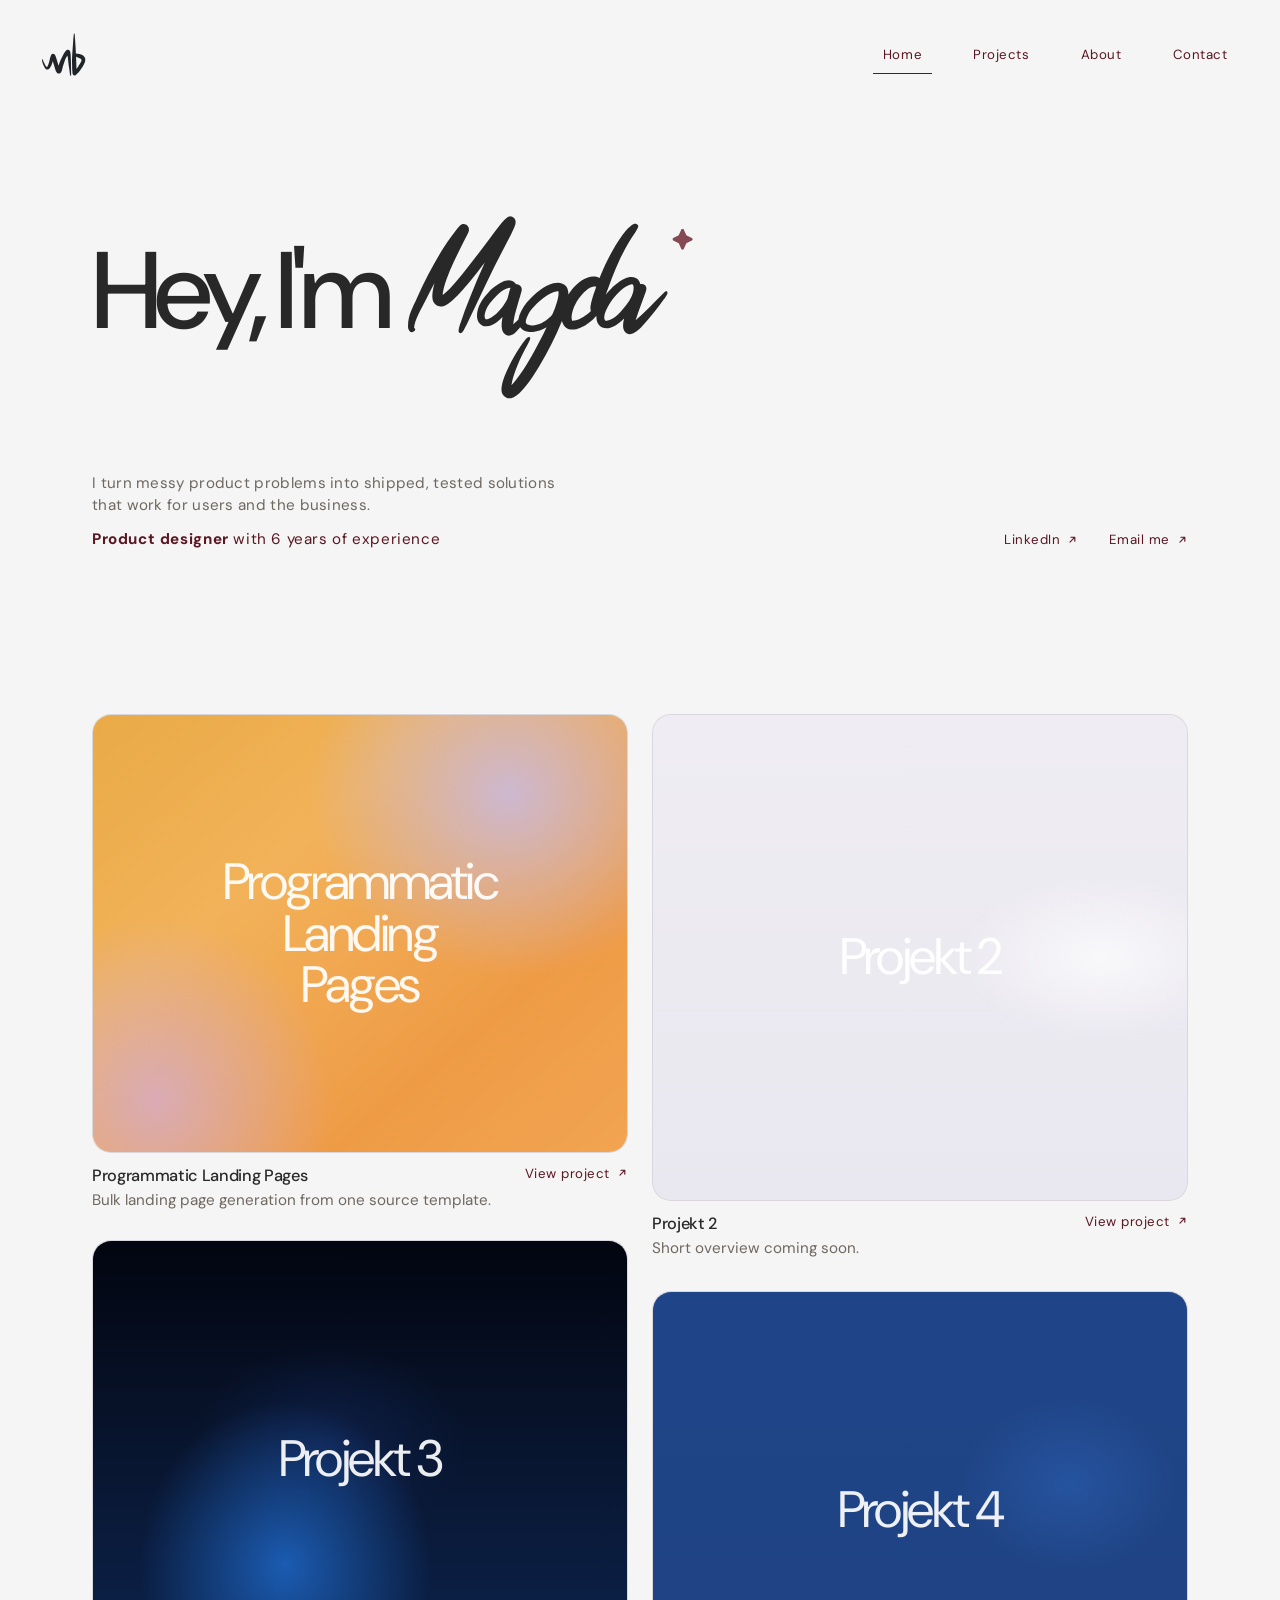
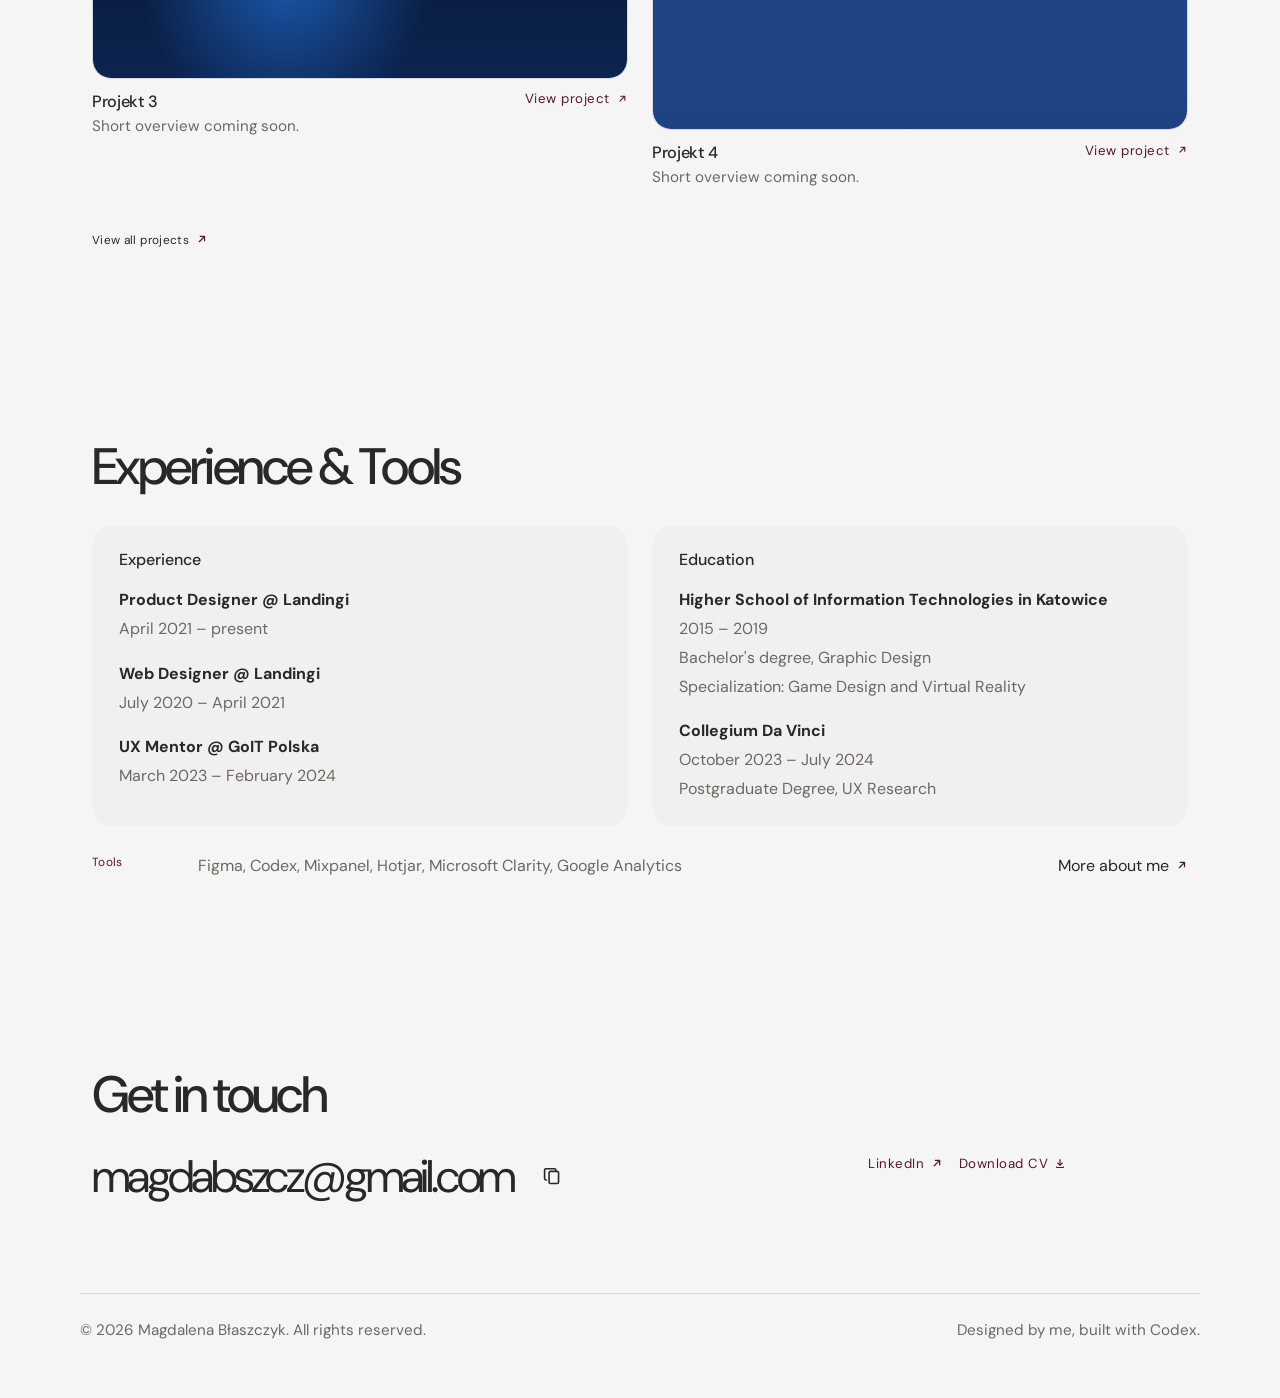
<file: index.html>
<!DOCTYPE html>
<html lang="en">
  <head>
    <meta charset="UTF-8" />
    <meta name="viewport" content="width=device-width, initial-scale=1.0" />
    <title>Magdalena Błaszczyk | Product Designer</title>
    <meta
      name="description"
      content="Editorial portfolio website for Magdalena Błaszczyk, Product Designer."
    />
    <link rel="preconnect" href="https://fonts.googleapis.com" />
    <link rel="preconnect" href="https://fonts.gstatic.com" crossorigin />
    <link
      href="https://fonts.googleapis.com/css2?family=DM+Sans:wght@400;500;700&display=swap"
      rel="stylesheet"
    />
    <link
      href="https://cdn.jsdelivr.net/npm/bootstrap@5.3.3/dist/css/bootstrap.min.css"
      rel="stylesheet"
      integrity="sha384-QWTKZyjpPEjISv5WaRU9OFeRpok6YctnYmDr5pNlyT2bRjXh0JMhjY6hW+ALEwIH"
      crossorigin="anonymous"
    />
    <link rel="stylesheet" href="styles.css" />
  </head>
  <body data-page="home">
    <header class="site-header" id="site-header">
      <div class="container">
        <div class="header-shell">
          <a class="brand-mark" href="index.html" aria-label="Go to home page">
            <!-- TODO: Replace assets/logo.svg with your own final logo file if needed. -->
            <img
              src="assets/logo.svg"
              alt="Magdalena Błaszczyk logo"
              class="brand-logo"
              onerror="this.replaceWith(Object.assign(document.createElement('span'), {className: 'brand-fallback', textContent: 'MB'}));"
            />
          </a>

          <button
            class="nav-toggle"
            type="button"
            aria-expanded="false"
            aria-controls="site-nav"
            aria-label="Open navigation"
          >
            <span></span>
            <span></span>
          </button>

          <nav class="site-nav" id="site-nav" aria-label="Primary">
            <a class="nav-link is-active" href="index.html">Home</a>
            <a class="nav-link" href="projects.html">Projects</a>
            <a class="nav-link" href="about.html">About</a>
            <a class="nav-link" href="#contact">Contact</a>
          </nav>
        </div>
      </div>
    </header>

    <main id="main-content">
      <section class="hero-section section-space">
        <div class="container">
          <div class="hero-composition">
            <div class="hero-aside reveal">
              <h1 class="hero-title">
                <span class="hero-title-animated">
                  <span class="hero-title-hover-target" data-hover-name>
                    <span class="hero-title-text">Hey, I'm</span>
                    <span class="hero-name-hover">
                      <img
                        class="hero-name-image"
                        src="assets/images/magda-signature.svg"
                        alt="Magda"
                      />
                      <img
                        class="hero-name-star"
                        src="assets/images/star-accent.svg"
                        alt=""
                        aria-hidden="true"
                      />
                    </span>
                  </span>
                </span>
              </h1>
              <span class="hero-name-tooltip" data-name-tooltip>
                <span>On paper: Magdalena Błaszczyk.</span>
                <span>In real life: Magda.</span>
              </span>
            </div>
            <div class="hero-subcontent reveal">
              <p class="hero-meta-copy">
                I turn messy product problems into shipped, tested solutions that work for users and the business.
              </p>
              <div class="hero-bottom-row">
                <p class="hero-experience"><strong>Product designer</strong> with 6 years of experience</p>
                <div class="hero-meta-links" aria-label="Direct contact links">
                  <a
                    class="hero-meta-link"
                    href="https://www.linkedin.com/in/magdalenablaszczyk/"
                    target="_blank"
                    rel="noreferrer"
                  >
                    <span>LinkedIn</span>
                    <span class="hero-meta-link-icon" aria-hidden="true"></span>
                  </a>
                  <a class="hero-meta-link" href="mailto:magdabszcz@gmail.com" target="_blank" rel="noreferrer">
                    <span>Email me</span>
                    <span class="hero-meta-link-icon" aria-hidden="true"></span>
                  </a>
                </div>
              </div>
            </div>
          </div>
        </div>
      </section>

      <section class="section-space section-project-archive" aria-label="Featured projects">
        <div class="container">
          <div class="project-archive-grid">
            <!-- TODO: Replace placeholder visuals and short descriptions with real project content. -->
            <article class="archive-project reveal">
              <a
                class="archive-project-visual archive-project-visual-one"
                href="projects/programmatic-landing-pages/index.html"
                aria-label="Open Programmatic Landing Pages case study"
                data-cursor-tooltip="View project details"
              >
                <span class="archive-project-image-copy">Programmatic Landing Pages</span>
              </a>
              <div class="archive-project-meta">
                <div class="archive-project-copy">
                  <h2 class="archive-project-title">
                    <a href="projects/programmatic-landing-pages/index.html">Programmatic Landing Pages</a>
                  </h2>
                  <p class="archive-project-description">
                    Bulk landing page generation from one source template.
                  </p>
                </div>
                <a class="hero-meta-link archive-project-link" href="projects/programmatic-landing-pages/index.html">
                  <span>View project</span>
                  <span class="hero-meta-link-icon" aria-hidden="true"></span>
                </a>
              </div>
            </article>

            <!-- TODO: Add final project image and short description. -->
            <article class="archive-project reveal">
              <a
                class="archive-project-visual archive-project-visual-two"
                href="project-detail.html"
                aria-label="Open Projekt 2 case study"
                data-cursor-tooltip="View project details"
              >
                <span class="archive-project-image-copy">Projekt 2</span>
              </a>
              <div class="archive-project-meta">
                <div class="archive-project-copy">
                  <h2 class="archive-project-title"><a href="project-detail.html">Projekt 2</a></h2>
                  <p class="archive-project-description">Short overview coming soon.</p>
                </div>
                <a class="hero-meta-link archive-project-link" href="project-detail.html">
                  <span>View project</span>
                  <span class="hero-meta-link-icon" aria-hidden="true"></span>
                </a>
              </div>
            </article>

            <!-- TODO: Add final project image and short description. -->
            <article class="archive-project reveal">
              <a
                class="archive-project-visual archive-project-visual-three"
                href="project-detail.html"
                aria-label="Open Projekt 3 case study"
                data-cursor-tooltip="View project details"
              >
                <span class="archive-project-image-copy">Projekt 3</span>
              </a>
              <div class="archive-project-meta">
                <div class="archive-project-copy">
                  <h2 class="archive-project-title"><a href="project-detail.html">Projekt 3</a></h2>
                  <p class="archive-project-description">Short overview coming soon.</p>
                </div>
                <a class="hero-meta-link archive-project-link" href="project-detail.html">
                  <span>View project</span>
                  <span class="hero-meta-link-icon" aria-hidden="true"></span>
                </a>
              </div>
            </article>

            <!-- TODO: Add final project image and short description. -->
            <article class="archive-project reveal">
              <a
                class="archive-project-visual archive-project-visual-four"
                href="project-detail.html"
                aria-label="Open Projekt 4 case study"
                data-cursor-tooltip="View project details"
              >
                <span class="archive-project-image-copy">Projekt 4</span>
              </a>
              <div class="archive-project-meta">
                <div class="archive-project-copy">
                  <h2 class="archive-project-title"><a href="project-detail.html">Projekt 4</a></h2>
                  <p class="archive-project-description">Short overview coming soon.</p>
                </div>
                <a class="hero-meta-link archive-project-link" href="project-detail.html">
                  <span>View project</span>
                  <span class="hero-meta-link-icon" aria-hidden="true"></span>
                </a>
              </div>
            </article>
          </div>

          <div class="section-link archive-projects-more reveal">
            <a href="projects.html">View all projects</a>
          </div>
        </div>
      </section>

      <section class="section-space" aria-labelledby="about-preview-title">
        <div class="container">
          <div class="about-snapshot reveal">
            <div class="section-heading snapshot-heading">
              <h2 id="about-preview-title">Experience &amp; Tools</h2>
            </div>
            <div class="snapshot-columns">
              <article class="snapshot-card">
                <h3 class="snapshot-card-title">Experience</h3>
                <div class="snapshot-value snapshot-list">
                  <div class="snapshot-entry">
                    <p class="snapshot-entry-title">Product Designer @ Landingi</p>
                    <p>April 2021 – present</p>
                  </div>
                  <div class="snapshot-entry">
                    <p class="snapshot-entry-title">Web Designer @ Landingi</p>
                    <p>July 2020 – April 2021</p>
                  </div>
                  <div class="snapshot-entry">
                    <p class="snapshot-entry-title">UX Mentor @ GoIT Polska</p>
                    <p>March 2023 – February 2024</p>
                  </div>
                </div>
              </article>
              <article class="snapshot-card">
                <h3 class="snapshot-card-title">Education</h3>
                <div class="snapshot-value snapshot-list">
                  <div class="snapshot-entry">
                    <p class="snapshot-entry-title">
                      Higher School of Information Technologies in Katowice
                    </p>
                    <p>2015 – 2019</p>
                    <p>Bachelor's degree, Graphic Design</p>
                    <p>Specialization: Game Design and Virtual Reality</p>
                  </div>
                  <div class="snapshot-entry">
                    <p class="snapshot-entry-title">Collegium Da Vinci</p>
                    <p>October 2023 – July 2024</p>
                    <p>Postgraduate Degree, UX Research</p>
                  </div>
                </div>
              </article>
            </div>
            <div class="snapshot-tools-row">
              <div class="snapshot-tools-copy">
                <p class="label">Tools</p>
                <p>Figma, Codex, Mixpanel, Hotjar, Microsoft Clarity, Google Analytics</p>
              </div>
              <a class="text-link" href="about.html">More about me</a>
            </div>
          </div>
        </div>
      </section>

      <section class="section-space" id="contact" aria-labelledby="contact-title">
        <div class="container">
          <div class="contact-section reveal">
            <div class="contact-intro">
              <h2 id="contact-title">Get in touch</h2>
            </div>
            <div class="contact-grid">
              <div class="contact-primary">
                <div class="contact-email-row">
                  <a
                    class="contact-email contact-email-link"
                    href="mailto:magdabszcz@gmail.com"
                    target="_blank"
                    rel="noreferrer"
                    data-cursor-tooltip="Don't be shy and say hi"
                    >magdabszcz@gmail.com</a
                  >
                  <div class="contact-copy-wrap">
                    <button
                      class="contact-copy-icon"
                      type="button"
                      aria-label="Copy email"
                      data-copy-email
                    >
                      <svg viewBox="0 0 24 24" aria-hidden="true" focusable="false">
                        <path
                          d="M9 7.5C9 6.67157 9.67157 6 10.5 6H18C18.8284 6 19.5 6.67157 19.5 7.5V18C19.5 18.8284 18.8284 19.5 18 19.5H10.5C9.67157 19.5 9 18.8284 9 18V7.5Z"
                        ></path>
                        <path
                          d="M6 15.5H5.5C4.67157 15.5 4 14.8284 4 14V4.5C4 3.67157 4.67157 3 5.5 3H15C15.8284 3 16.5 3.67157 16.5 4.5V5"
                        ></path>
                      </svg>
                    </button>
                    <p class="copy-feedback" data-copy-feedback aria-live="polite">Copy email</p>
                  </div>
                </div>
              </div>
              <div class="contact-links">
                <a
                  class="hero-meta-link contact-side-link"
                  href="https://www.linkedin.com/in/magdalenablaszczyk/"
                  target="_blank"
                  rel="noreferrer"
                >
                  <span>LinkedIn</span>
                  <span class="hero-meta-link-icon" aria-hidden="true"></span>
                </a>
                <!-- TODO: Replace the placeholder CV file at assets/Magdalena-Blaszczyk-CV.pdf with your real CV. -->
                <a
                  class="hero-meta-link contact-side-link"
                  href="assets/Magdalena-Blaszczyk-CV.pdf"
                  target="_blank"
                  rel="noreferrer"
                >
                  <span>Download CV</span>
                  <span class="hero-meta-link-icon is-download" aria-hidden="true"></span>
                </a>
              </div>
            </div>
          </div>
        </div>
      </section>
    </main>

    <footer class="site-footer">
      <div class="container footer-shell">
        <p>© 2026 Magdalena Błaszczyk. All rights reserved.</p>
        <p>Designed by me, built with Codex.</p>
      </div>
    </footer>

    <script src="script.js"></script>
  </body>
</html>
</file>
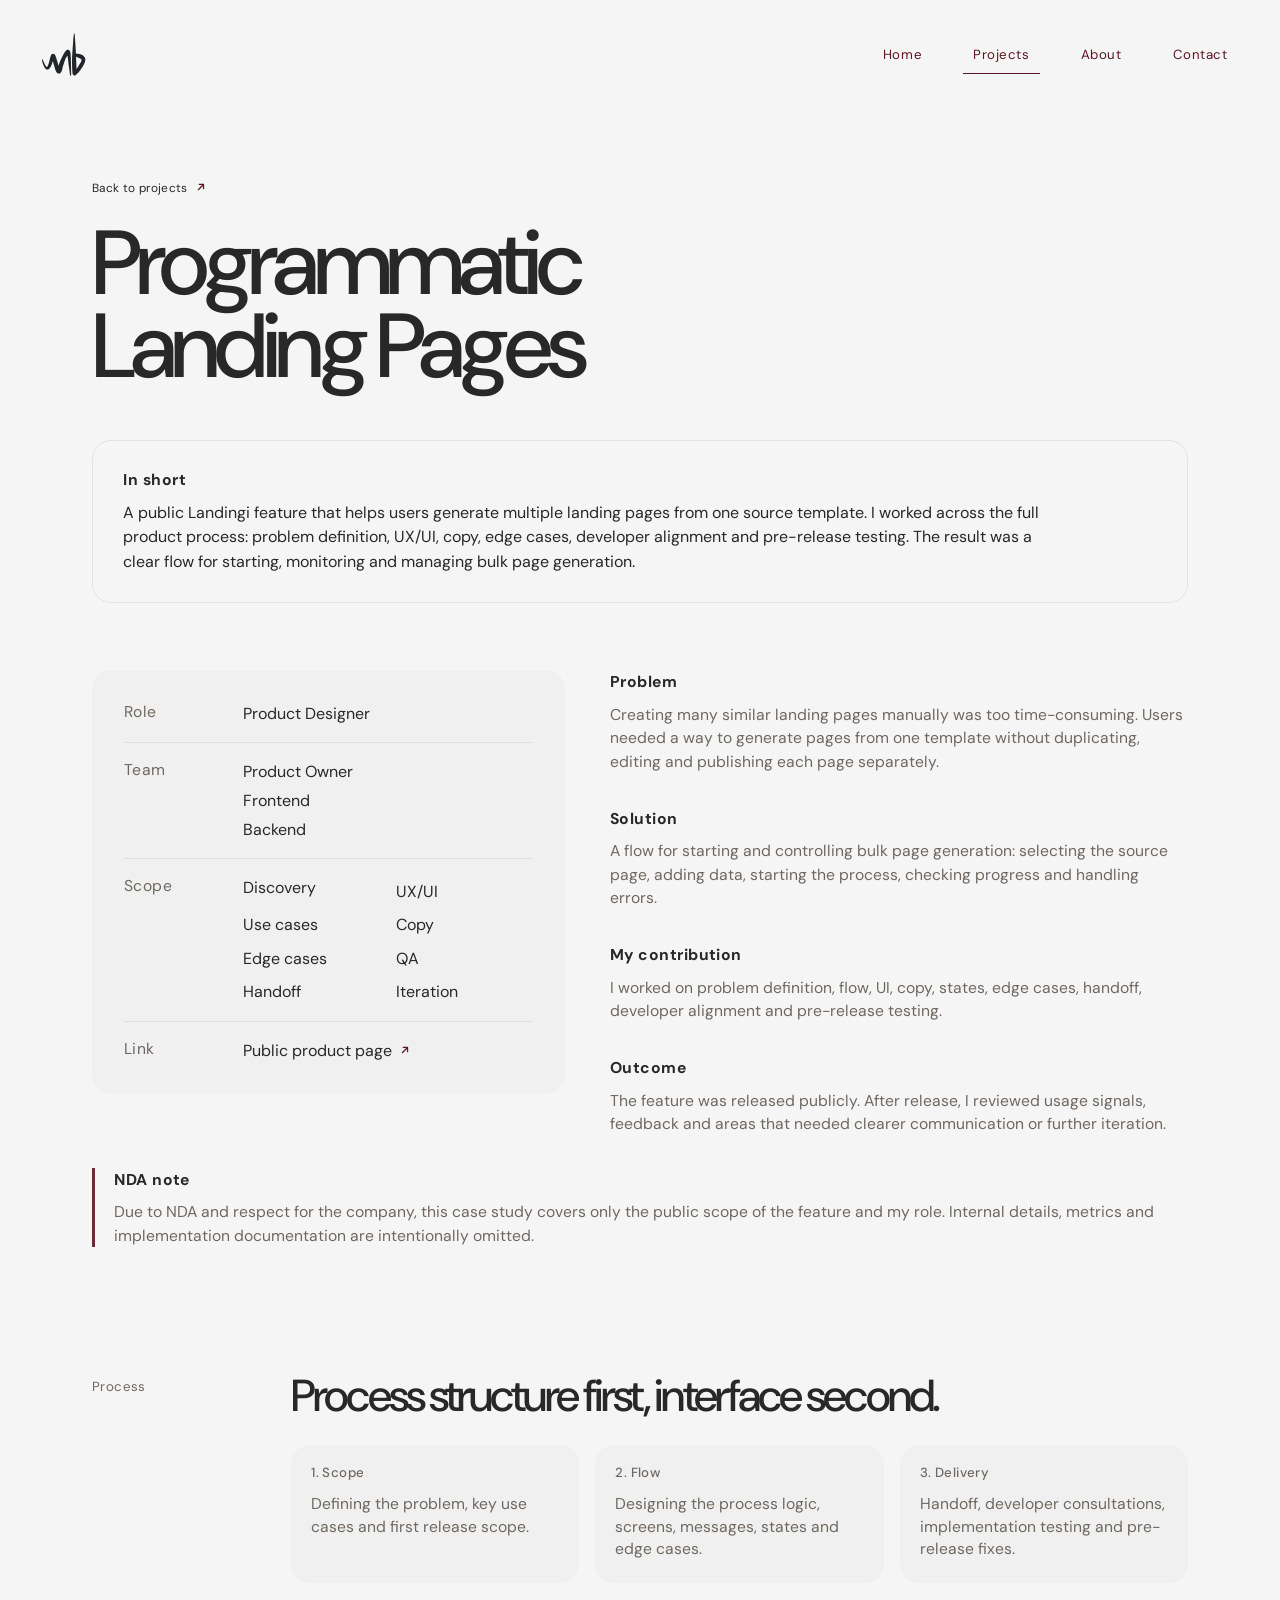
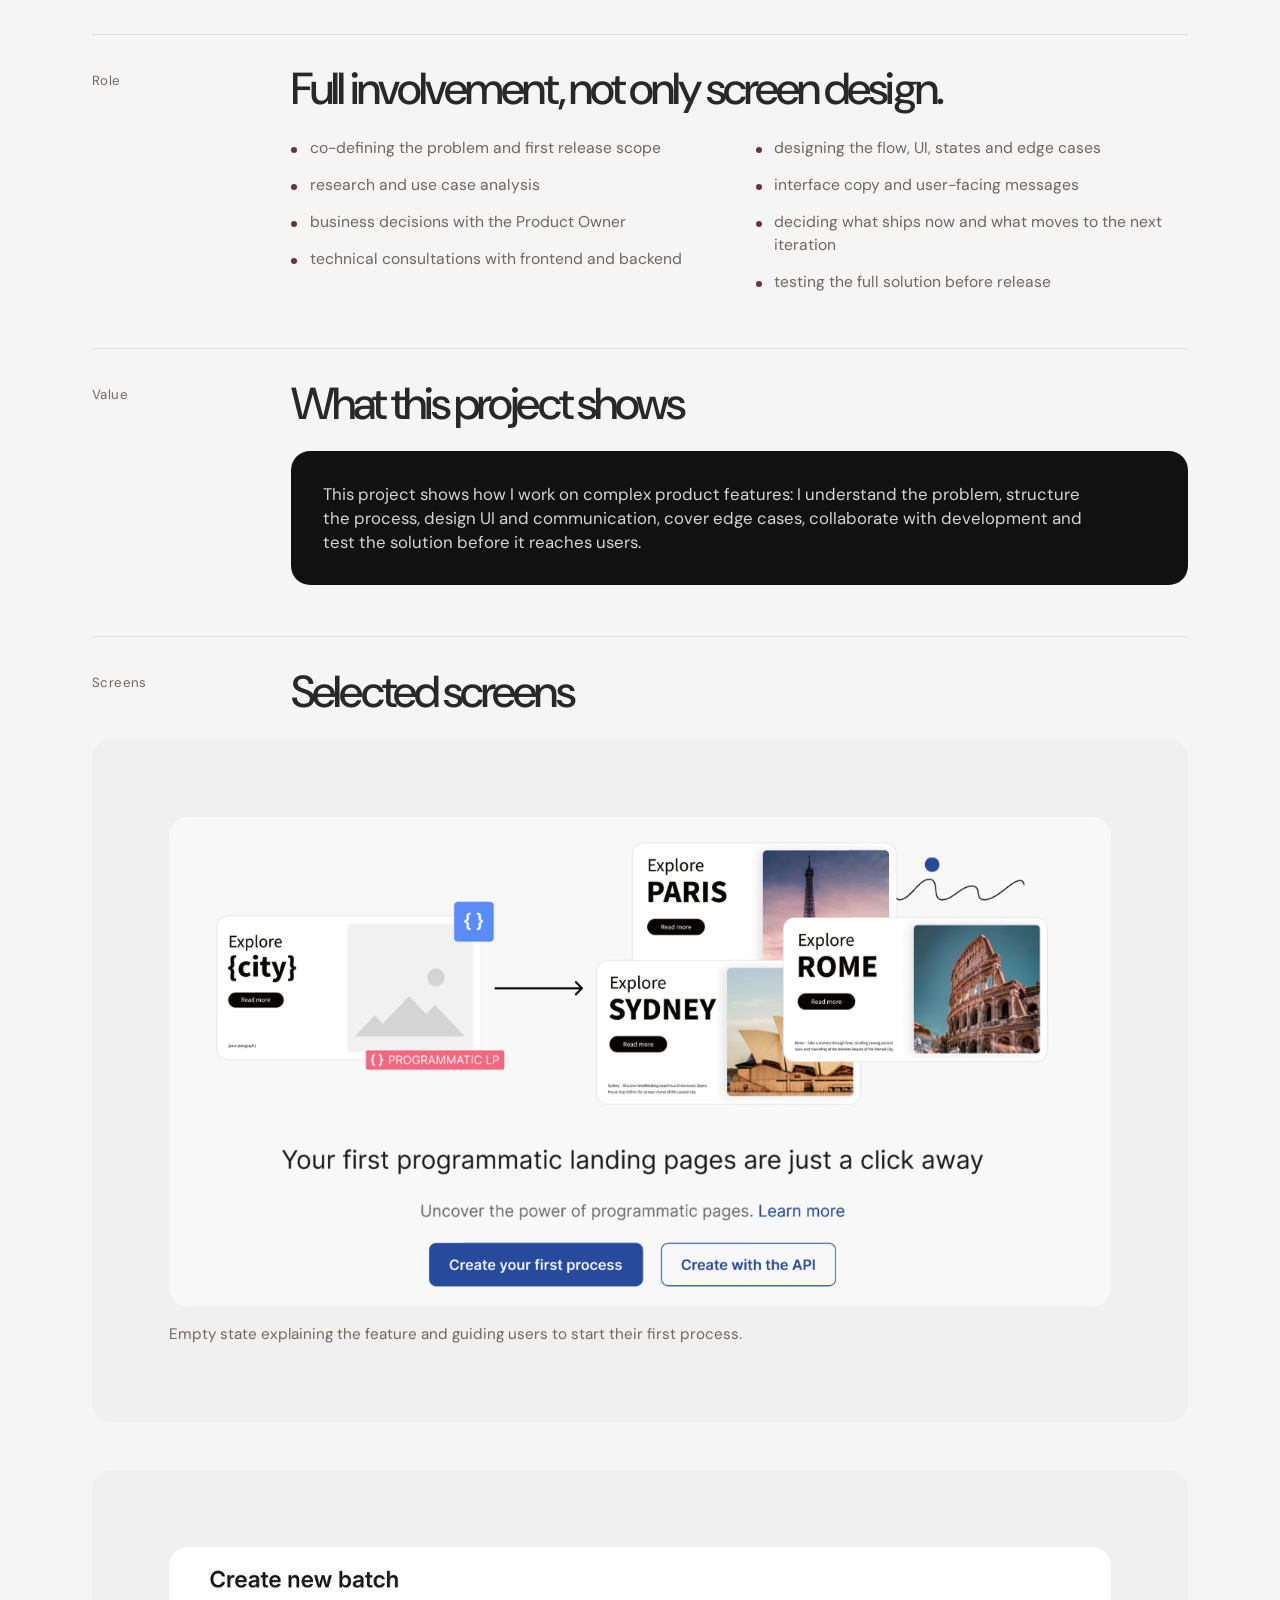
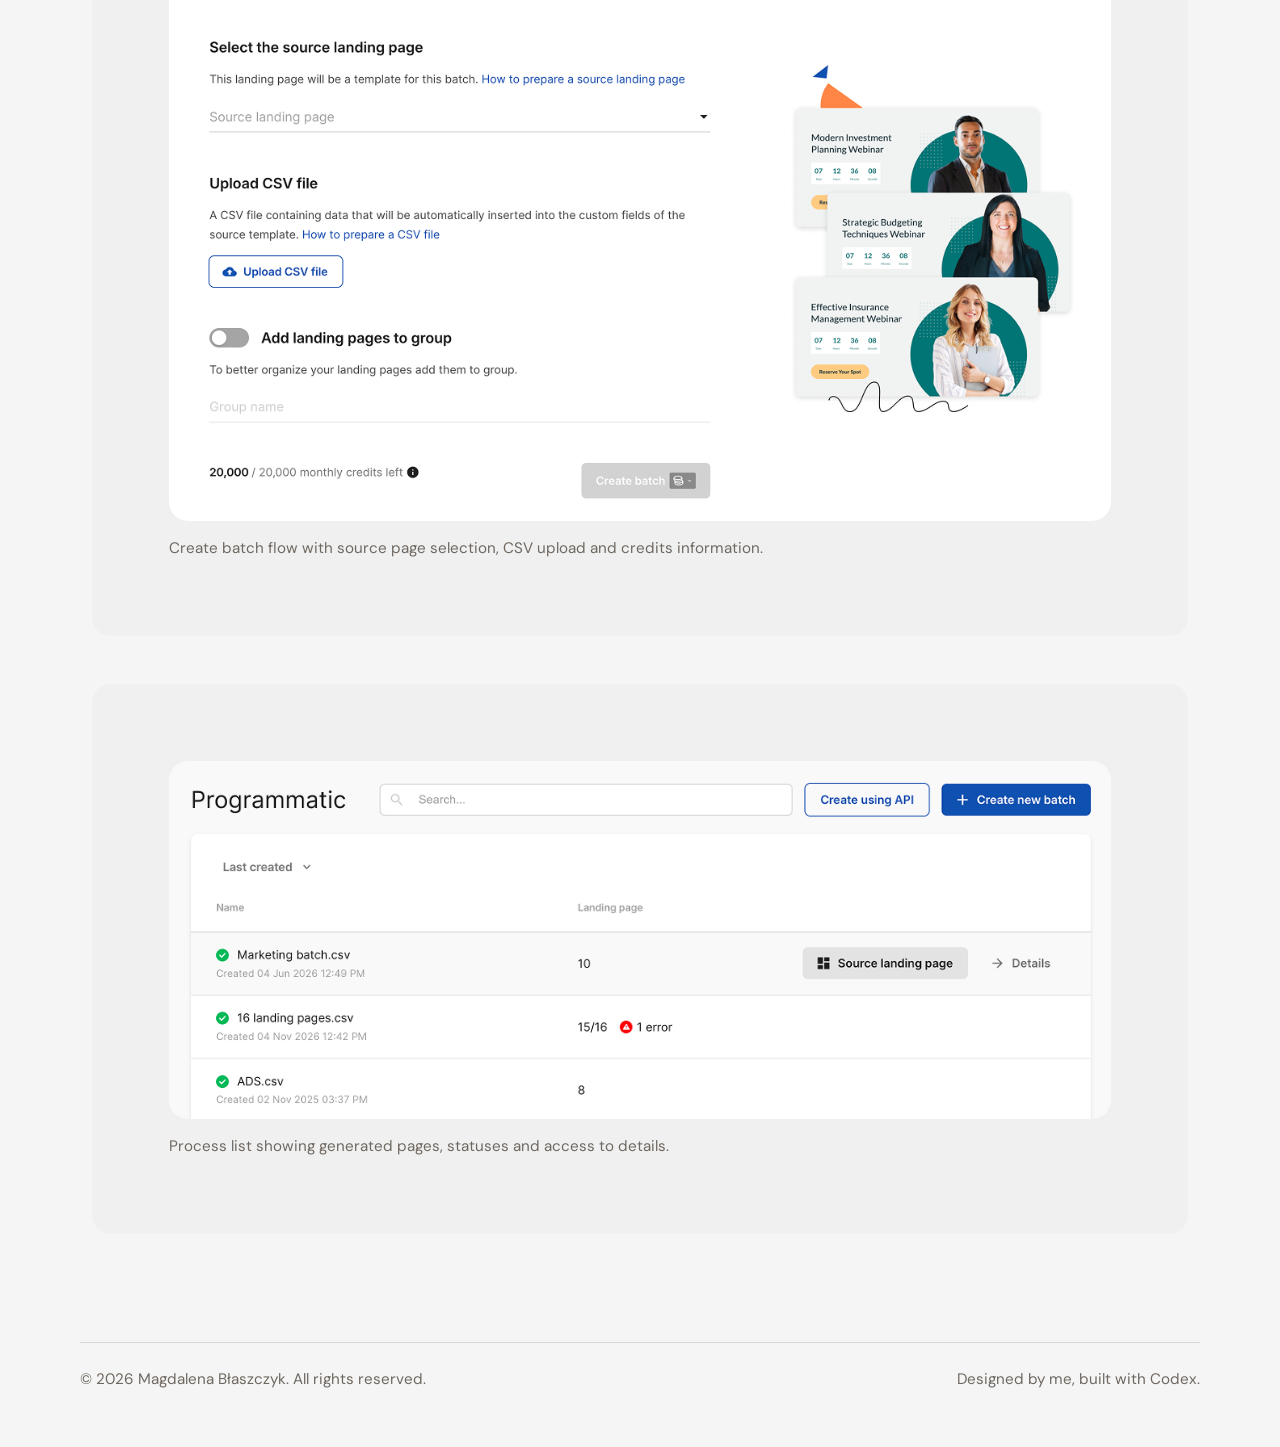
<file: projects/programmatic-landing-pages/index.html>
<!DOCTYPE html>
<html lang="en">
  <head>
    <meta charset="UTF-8" />
    <meta name="viewport" content="width=device-width, initial-scale=1.0" />
    <title>Programmatic Landing Pages | Magdalena Błaszczyk</title>
    <meta
      name="description"
      content="Public portfolio case study for Programmatic Landing Pages by Magdalena Błaszczyk."
    />
    <link rel="preconnect" href="https://fonts.googleapis.com" />
    <link rel="preconnect" href="https://fonts.gstatic.com" crossorigin />
    <link
      href="https://fonts.googleapis.com/css2?family=DM+Sans:wght@400;500;700&display=swap"
      rel="stylesheet"
    />
    <link
      href="https://cdn.jsdelivr.net/npm/bootstrap@5.3.3/dist/css/bootstrap.min.css"
      rel="stylesheet"
      integrity="sha384-QWTKZyjpPEjISv5WaRU9OFeRpok6YctnYmDr5pNlyT2bRjXh0JMhjY6hW+ALEwIH"
      crossorigin="anonymous"
    />
    <link rel="stylesheet" href="../../styles.css" />
  </head>
  <body data-page="project-detail">
    <header class="site-header" id="site-header">
      <div class="container">
        <div class="header-shell">
          <a class="brand-mark" href="../../index.html" aria-label="Go to home page">
            <!-- TODO: Replace assets/logo.svg with your own final logo file if needed. -->
            <img
              src="../../assets/logo.svg"
              alt="Magdalena Błaszczyk logo"
              class="brand-logo"
              onerror="this.replaceWith(Object.assign(document.createElement('span'), {className: 'brand-fallback', textContent: 'MB'}));"
            />
          </a>
          <button
            class="nav-toggle"
            type="button"
            aria-expanded="false"
            aria-controls="site-nav"
            aria-label="Open navigation"
          >
            <span></span>
            <span></span>
          </button>
          <nav class="site-nav" id="site-nav" aria-label="Primary">
            <a class="nav-link" href="../../index.html">Home</a>
            <a class="nav-link is-active" href="../../projects.html">Projects</a>
            <a class="nav-link" href="../../about.html">About</a>
            <a class="nav-link" href="../../index.html#contact">Contact</a>
          </nav>
        </div>
      </div>
    </header>

    <main id="main-content">
      <section class="section-space page-intro project-page-hero">
        <div class="container">
          <a class="back-link reveal" href="../../projects.html">Back to projects</a>
          <h1 class="page-title project-page-title reveal">Programmatic Landing Pages</h1>
          <section class="project-page-summary-panel reveal" aria-labelledby="project-summary-title">
            <p class="project-page-summary-panel-label" id="project-summary-title">
              In short
            </p>
            <p class="project-page-summary-panel-text">
              A public Landingi feature that helps users generate multiple landing pages from one
              source template. I worked across the full product process: problem definition, UX/UI,
              copy, edge cases, developer alignment and pre-release testing. The result was a clear
              flow for starting, monitoring and managing bulk page generation.
            </p>
          </section>

          <div class="project-page-intro-grid">
            <aside class="project-page-meta-card reveal" aria-label="Project metadata">
              <div class="project-page-meta-row">
                <p class="project-page-meta-label">Role</p>
                <div class="project-page-meta-value">
                  <p>Product Designer</p>
                </div>
              </div>
              <div class="project-page-meta-row">
                <p class="project-page-meta-label">Team</p>
                <div class="project-page-meta-value">
                  <p>Product Owner</p>
                  <p>Frontend</p>
                  <p>Backend</p>
                </div>
              </div>
              <div class="project-page-meta-row">
                <p class="project-page-meta-label">Scope</p>
                <div class="project-page-meta-value project-page-meta-scope">
                  <p>Discovery</p>
                  <p>UX/UI</p>
                  <p>Use cases</p>
                  <p>Copy</p>
                  <p>Edge cases</p>
                  <p>QA</p>
                  <p>Handoff</p>
                  <p>Iteration</p>
                </div>
              </div>
              <div class="project-page-meta-row">
                <p class="project-page-meta-label">Link</p>
                <div class="project-page-meta-value">
                  <p>
                    <a
                      class="project-page-inline-link"
                      href="https://landingi.com/product/programmatic-landing-pages/"
                      target="_blank"
                      rel="noreferrer"
                    >
                      Public product page
                    </a>
                  </p>
                </div>
              </div>
            </aside>

            <div class="project-page-summary reveal">
              <article class="project-page-summary-block">
                <h2>Problem</h2>
                <p>
                  Creating many similar landing pages manually was too time-consuming. Users needed a
                  way to generate pages from one template without duplicating, editing and publishing
                  each page separately.
                </p>
              </article>
              <article class="project-page-summary-block">
                <h2>Solution</h2>
                <p>
                  A flow for starting and controlling bulk page generation: selecting the source page,
                  adding data, starting the process, checking progress and handling errors.
                </p>
              </article>
              <article class="project-page-summary-block">
                <h2>My contribution</h2>
                <p>
                  I worked on problem definition, flow, UI, copy, states, edge cases, handoff,
                  developer alignment and pre-release testing.
                </p>
              </article>
              <article class="project-page-summary-block">
                <h2>Outcome</h2>
                <p>
                  The feature was released publicly. After release, I reviewed usage signals, feedback
                  and areas that needed clearer communication or further iteration.
                </p>
              </article>
            </div>
          </div>
          <article class="project-page-summary-note reveal">
            <h2>NDA note</h2>
            <p>
              Due to NDA and respect for the company, this case study covers only the public scope of
              the feature and my role. Internal details, metrics and implementation documentation are
              intentionally omitted.
            </p>
          </article>
        </div>
      </section>

      <section class="section-space section-tight-top">
        <div class="container">
          <section class="project-page-split-section reveal" aria-labelledby="project-process-title">
            <p class="project-page-section-label">Process</p>
            <div class="project-page-section-content">
              <h2 id="project-process-title" class="project-page-section-title">
                Process structure first, interface second.
              </h2>
              <div class="project-page-process-grid">
                <article class="project-page-process-card">
                  <h3>1. Scope</h3>
                  <p>Defining the problem, key use cases and first release scope.</p>
                </article>
                <article class="project-page-process-card">
                  <h3>2. Flow</h3>
                  <p>Designing the process logic, screens, messages, states and edge cases.</p>
                </article>
                <article class="project-page-process-card">
                  <h3>3. Delivery</h3>
                  <p>Handoff, developer consultations, implementation testing and pre-release fixes.</p>
                </article>
              </div>
            </div>
          </section>

          <section class="project-page-split-section reveal" aria-labelledby="project-role-title">
            <p class="project-page-section-label">Role</p>
            <div class="project-page-section-content">
              <h2 id="project-role-title" class="project-page-section-title">
                Full involvement, not only screen design.
              </h2>
              <ul class="project-page-role-list">
                <li>co-defining the problem and first release scope</li>
                <li>research and use case analysis</li>
                <li>business decisions with the Product Owner</li>
                <li>technical consultations with frontend and backend</li>
                <li>designing the flow, UI, states and edge cases</li>
                <li>interface copy and user-facing messages</li>
                <li>deciding what ships now and what moves to the next iteration</li>
                <li>testing the full solution before release</li>
              </ul>
            </div>
          </section>

          <section class="project-page-split-section reveal" aria-labelledby="project-value-title">
            <p class="project-page-section-label">Value</p>
            <div class="project-page-section-content">
              <h2 id="project-value-title" class="project-page-section-title">What this project shows</h2>
              <div class="project-page-value-box">
                <p>
                  This project shows how I work on complex product features: I understand the problem,
                  structure the process, design UI and communication, cover edge cases, collaborate
                  with development and test the solution before it reaches users.
                </p>
              </div>
            </div>
          </section>

          <section class="project-page-split-section project-page-screens-section reveal" aria-labelledby="selected-screens-title">
            <p class="project-page-section-label">Screens</p>
            <div class="project-page-section-content">
              <h2 id="selected-screens-title" class="project-page-section-title">Selected screens</h2>
            </div>
          </section>

          <figure class="project-page-visual reveal">
            <div class="project-page-visual-gallery-shell">
              <div class="project-page-visual-card">
                <img
                  src="../../assets/images/programmatic-frame-5534.png"
                  alt="Programmatic Landing Pages empty state and onboarding screen"
                  class="project-page-visual-image"
                />
                <p class="project-page-visual-caption">
                  Empty state explaining the feature and guiding users to start their first process.
                </p>
              </div>
              <div class="project-page-visual-card">
                <img
                  src="../../assets/images/programmatic-frame-5532.png"
                  alt="Programmatic Landing Pages batch creation flow"
                  class="project-page-visual-image"
                />
                <p class="project-page-visual-caption">
                  Create batch flow with source page selection, CSV upload and credits information.
                </p>
              </div>
              <div class="project-page-visual-card">
                <img
                  src="../../assets/images/programmatic-frame-5533.png"
                  alt="Programmatic Landing Pages list view"
                  class="project-page-visual-image"
                />
                <p class="project-page-visual-caption">
                  Process list showing generated pages, statuses and access to details.
                </p>
              </div>
            </div>
          </figure>
        </div>
      </section>
    </main>

    <footer class="site-footer">
      <div class="container footer-shell">
        <p>© 2026 Magdalena Błaszczyk. All rights reserved.</p>
        <p>Designed by me, built with Codex.</p>
      </div>
    </footer>

    <script src="../../script.js"></script>
  </body>
</html>
</file>
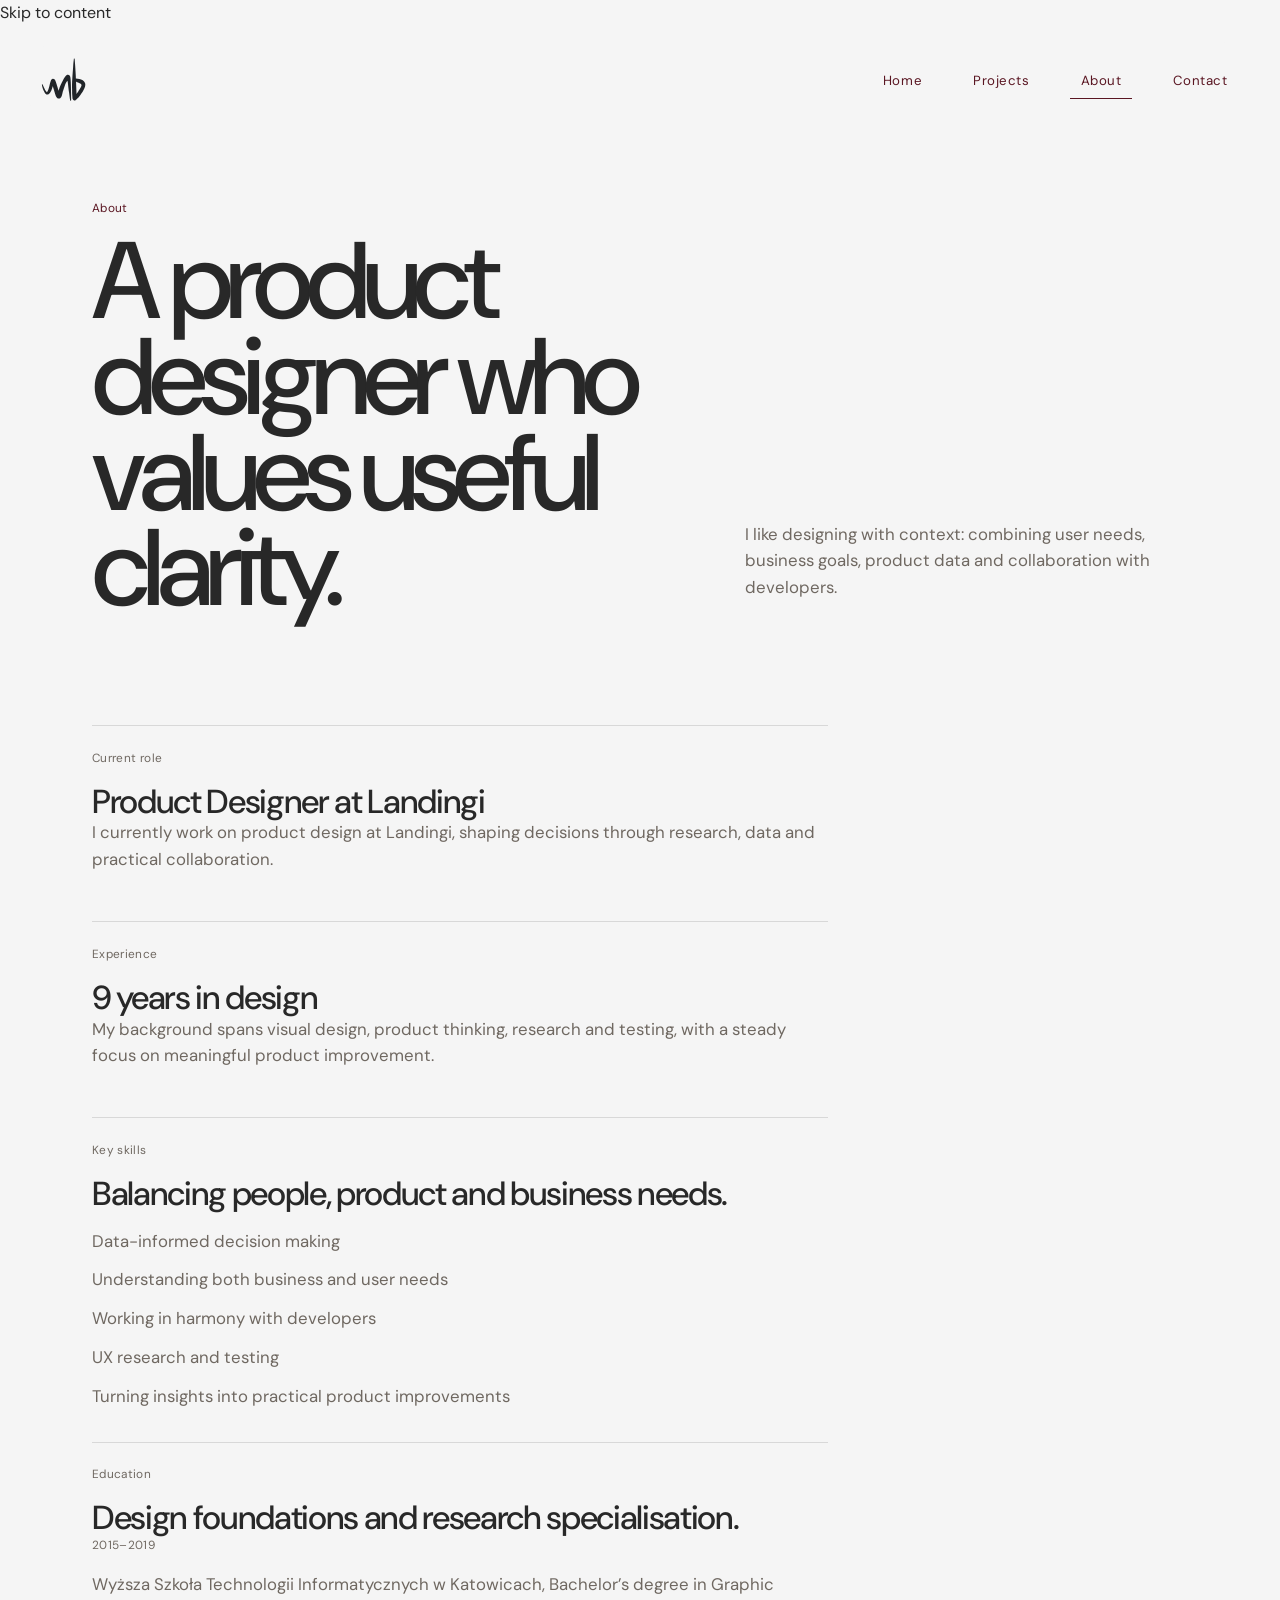
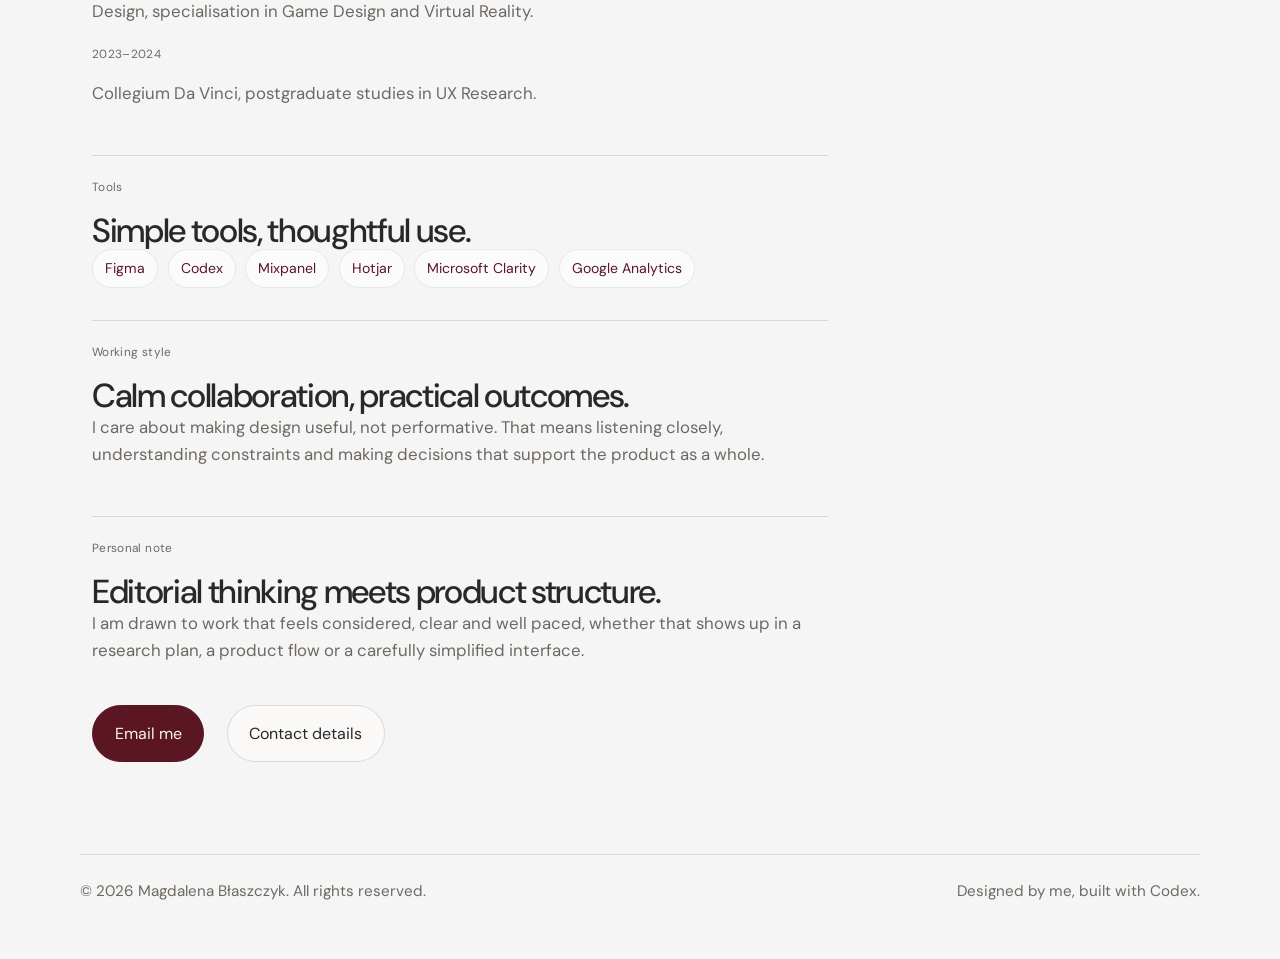
<file: about.html>
<!DOCTYPE html>
<html lang="en">
  <head>
    <meta charset="UTF-8" />
    <meta name="viewport" content="width=device-width, initial-scale=1.0" />
    <title>About | Magdalena Błaszczyk</title>
    <meta
      name="description"
      content="About Magdalena Błaszczyk, Product Designer."
    />
    <link rel="preconnect" href="https://fonts.googleapis.com" />
    <link rel="preconnect" href="https://fonts.gstatic.com" crossorigin />
    <link
      href="https://fonts.googleapis.com/css2?family=DM+Sans:wght@400;500;700&display=swap"
      rel="stylesheet"
    />
    <link
      href="https://cdn.jsdelivr.net/npm/bootstrap@5.3.3/dist/css/bootstrap.min.css"
      rel="stylesheet"
      integrity="sha384-QWTKZyjpPEjISv5WaRU9OFeRpok6YctnYmDr5pNlyT2bRjXh0JMhjY6hW+ALEwIH"
      crossorigin="anonymous"
    />
    <link rel="stylesheet" href="styles.css" />
  </head>
  <body data-page="about">
    <a class="skip-link" href="#main-content">Skip to content</a>

    <header class="site-header" id="site-header">
      <div class="container">
        <div class="header-shell">
          <a class="brand-mark" href="index.html" aria-label="Go to home page">
            <!-- TODO: Replace assets/logo.svg with your own final logo file if needed. -->
            <img
              src="assets/logo.svg"
              alt="Magdalena Błaszczyk logo"
              class="brand-logo"
              onerror="this.replaceWith(Object.assign(document.createElement('span'), {className: 'brand-fallback', textContent: 'MB'}));"
            />
          </a>
          <button
            class="nav-toggle"
            type="button"
            aria-expanded="false"
            aria-controls="site-nav"
            aria-label="Open navigation"
          >
            <span></span>
            <span></span>
          </button>
          <nav class="site-nav" id="site-nav" aria-label="Primary">
            <a class="nav-link" href="index.html">Home</a>
            <a class="nav-link" href="projects.html">Projects</a>
            <a class="nav-link is-active" href="about.html">About</a>
            <a class="nav-link" href="index.html#contact">Contact</a>
          </nav>
        </div>
      </div>
    </header>

    <main id="main-content">
      <section class="section-space page-intro">
        <div class="container">
          <div class="row gy-4 align-items-end">
            <div class="col-lg-7">
              <p class="eyebrow reveal">About</p>
              <h1 class="page-title reveal">A product designer who values useful clarity.</h1>
            </div>
            <div class="col-lg-5">
              <p class="page-intro-copy reveal">
                I like designing with context: combining user needs, business
                goals, product data and collaboration with developers.
              </p>
            </div>
          </div>
        </div>
      </section>

      <section class="section-space section-tight-top">
        <div class="container">
          <div class="about-layout">
            <article class="about-block reveal">
              <p class="label">Current role</p>
              <h2>Product Designer at Landingi</h2>
              <p>
                I currently work on product design at Landingi, shaping decisions
                through research, data and practical collaboration.
              </p>
            </article>

            <article class="about-block reveal">
              <p class="label">Experience</p>
              <h2>9 years in design</h2>
              <p>
                My background spans visual design, product thinking, research and
                testing, with a steady focus on meaningful product improvement.
              </p>
            </article>

            <article class="about-block reveal">
              <p class="label">Key skills</p>
              <h2>Balancing people, product and business needs.</h2>
              <ul class="editorial-list">
                <li>Data-informed decision making</li>
                <li>Understanding both business and user needs</li>
                <li>Working in harmony with developers</li>
                <li>UX research and testing</li>
                <li>Turning insights into practical product improvements</li>
              </ul>
            </article>

            <article class="about-block reveal">
              <p class="label">Education</p>
              <h2>Design foundations and research specialisation.</h2>
              <div class="timeline-item">
                <p class="timeline-years">2015–2019</p>
                <p>
                  Wyższa Szkoła Technologii Informatycznych w Katowicach,
                  Bachelor’s degree in Graphic Design, specialisation in Game
                  Design and Virtual Reality.
                </p>
              </div>
              <div class="timeline-item">
                <p class="timeline-years">2023–2024</p>
                <p>
                  Collegium Da Vinci, postgraduate studies in UX Research.
                </p>
              </div>
            </article>

            <article class="about-block reveal">
              <p class="label">Tools</p>
              <h2>Simple tools, thoughtful use.</h2>
              <div class="tag-list">
                <span>Figma</span>
                <span>Codex</span>
                <span>Mixpanel</span>
                <span>Hotjar</span>
                <span>Microsoft Clarity</span>
                <span>Google Analytics</span>
              </div>
            </article>

            <article class="about-block reveal">
              <p class="label">Working style</p>
              <h2>Calm collaboration, practical outcomes.</h2>
              <p>
                I care about making design useful, not performative. That means
                listening closely, understanding constraints and making decisions
                that support the product as a whole.
              </p>
            </article>

            <article class="about-block reveal">
              <p class="label">Personal note</p>
              <h2>Editorial thinking meets product structure.</h2>
              <p>
                I am drawn to work that feels considered, clear and well paced,
                whether that shows up in a research plan, a product flow or a
                carefully simplified interface.
              </p>
            </article>
          </div>

          <div class="contact-cta reveal">
            <a class="button-link button-link-primary" href="mailto:magdabszcz@gmail.com">Email me</a>
            <a class="button-link button-link-secondary" href="index.html#contact">Contact details</a>
          </div>
        </div>
      </section>
    </main>

    <footer class="site-footer">
      <div class="container footer-shell">
        <p>© 2026 Magdalena Błaszczyk. All rights reserved.</p>
        <p>Designed by me, built with Codex.</p>
      </div>
    </footer>

    <script src="script.js"></script>
  </body>
</html>
</file>
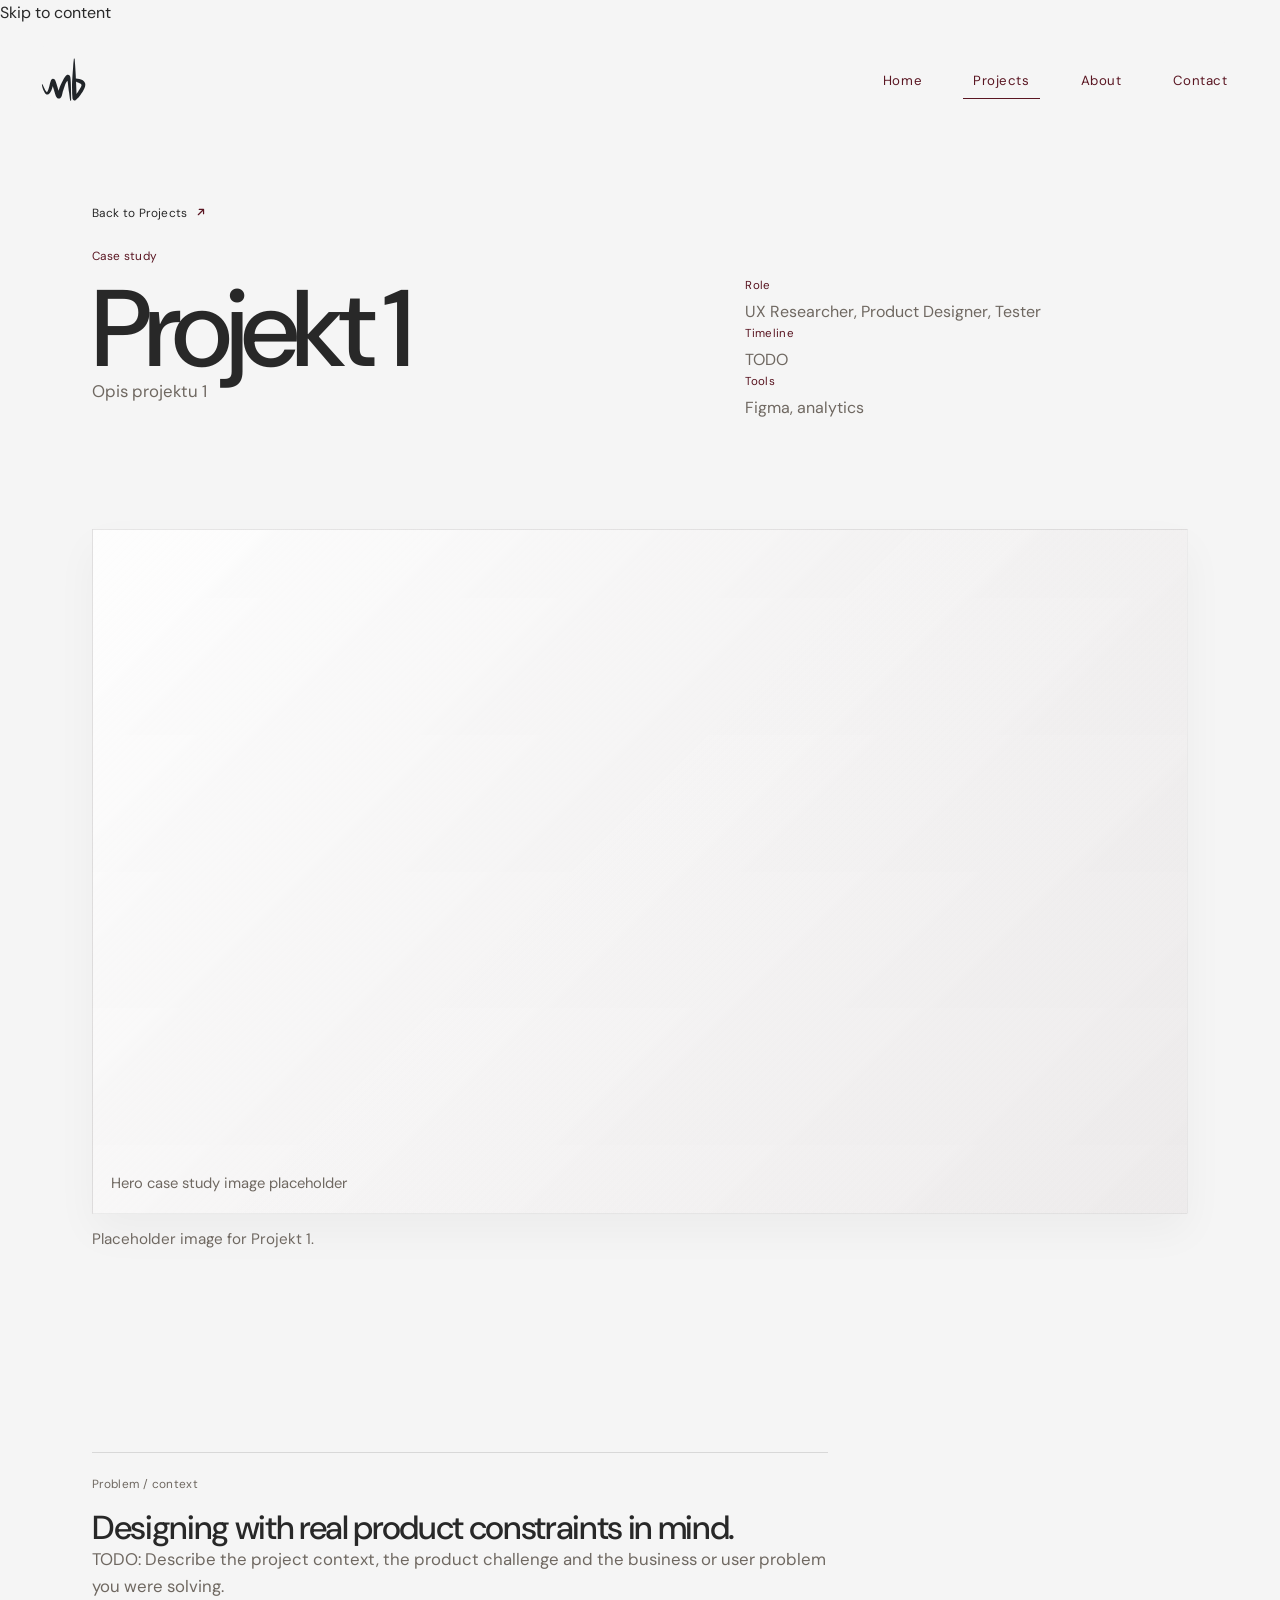
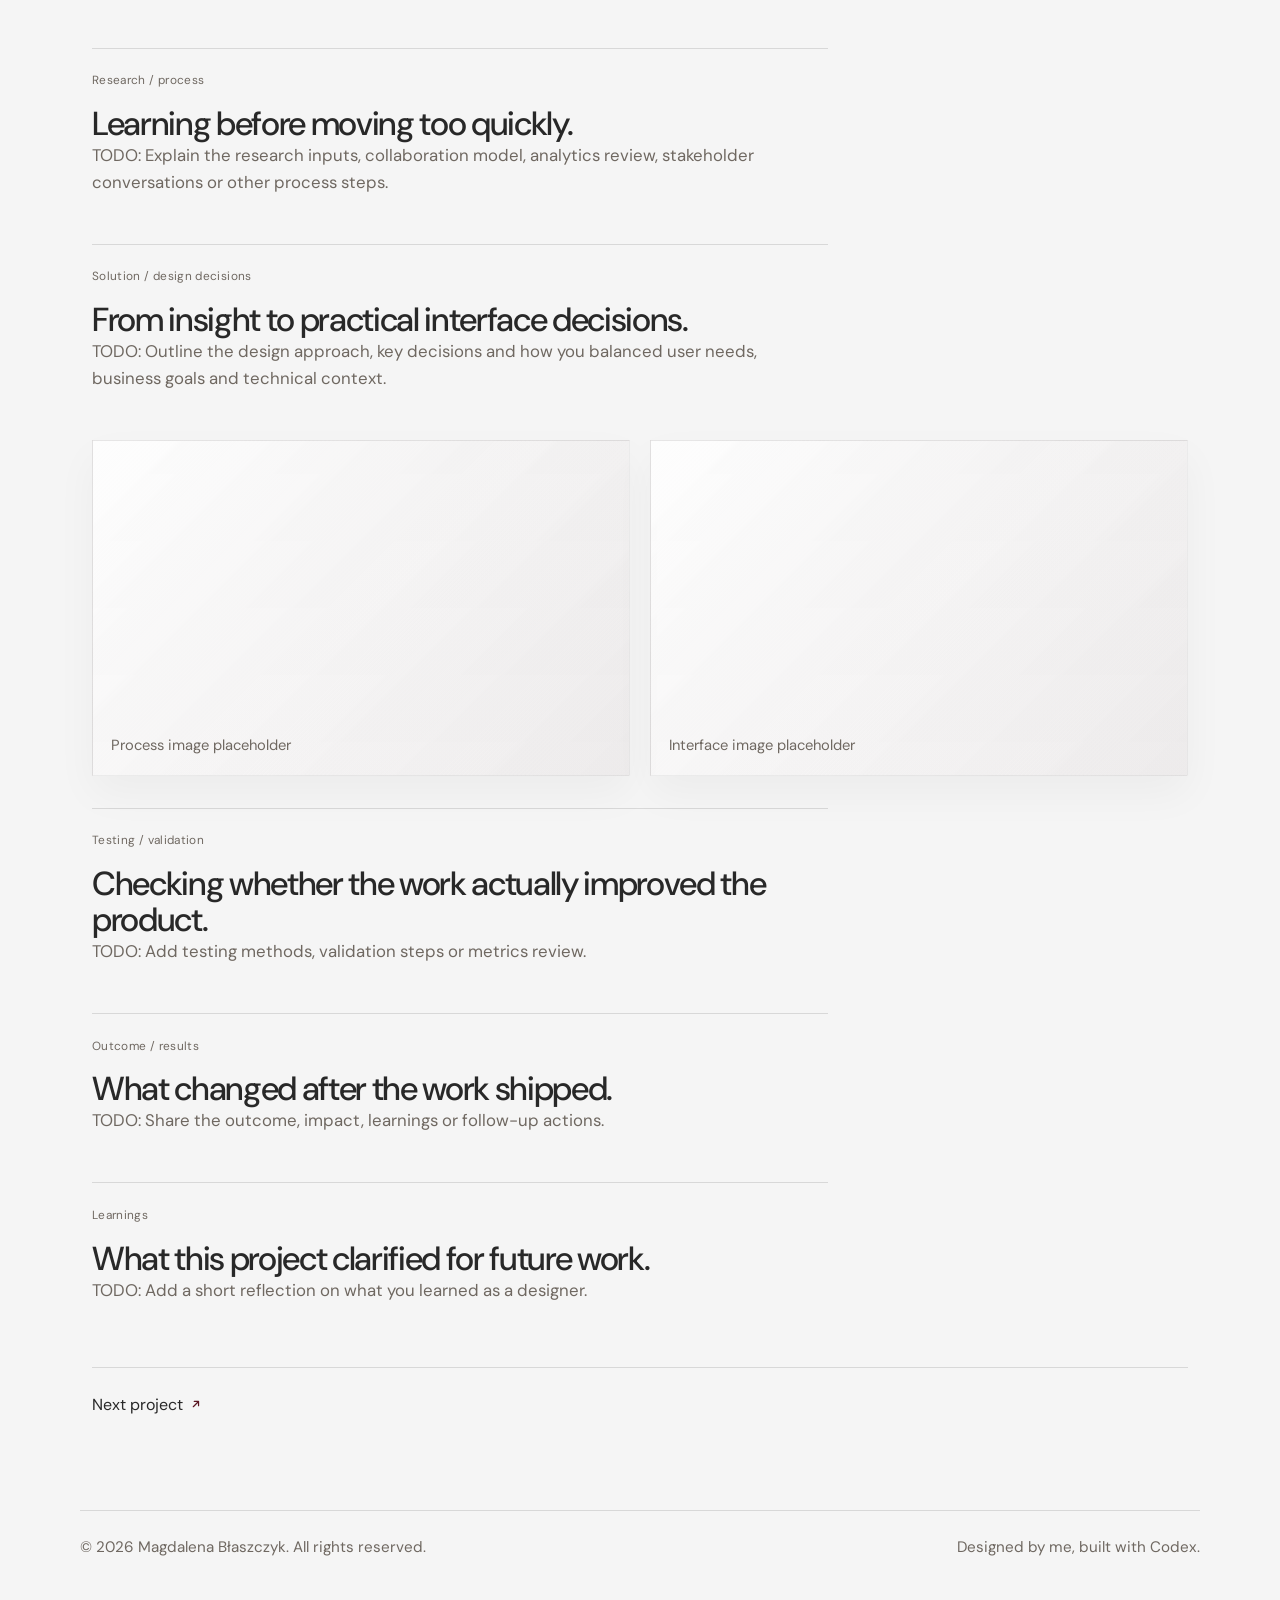
<file: project-detail.html>
<!DOCTYPE html>
<html lang="en">
  <head>
    <meta charset="UTF-8" />
    <meta name="viewport" content="width=device-width, initial-scale=1.0" />
    <title>Projekt 1 | Magdalena Błaszczyk</title>
    <meta
      name="description"
      content="Project case study template for Magdalena Błaszczyk."
    />
    <link rel="preconnect" href="https://fonts.googleapis.com" />
    <link rel="preconnect" href="https://fonts.gstatic.com" crossorigin />
    <link
      href="https://fonts.googleapis.com/css2?family=DM+Sans:wght@400;500;700&display=swap"
      rel="stylesheet"
    />
    <link
      href="https://cdn.jsdelivr.net/npm/bootstrap@5.3.3/dist/css/bootstrap.min.css"
      rel="stylesheet"
      integrity="sha384-QWTKZyjpPEjISv5WaRU9OFeRpok6YctnYmDr5pNlyT2bRjXh0JMhjY6hW+ALEwIH"
      crossorigin="anonymous"
    />
    <link rel="stylesheet" href="styles.css" />
  </head>
  <body data-page="project-detail">
    <a class="skip-link" href="#main-content">Skip to content</a>

    <header class="site-header" id="site-header">
      <div class="container">
        <div class="header-shell">
          <a class="brand-mark" href="index.html" aria-label="Go to home page">
            <!-- TODO: Replace assets/logo.svg with your own final logo file if needed. -->
            <img
              src="assets/logo.svg"
              alt="Magdalena Błaszczyk logo"
              class="brand-logo"
              onerror="this.replaceWith(Object.assign(document.createElement('span'), {className: 'brand-fallback', textContent: 'MB'}));"
            />
          </a>
          <button
            class="nav-toggle"
            type="button"
            aria-expanded="false"
            aria-controls="site-nav"
            aria-label="Open navigation"
          >
            <span></span>
            <span></span>
          </button>
          <nav class="site-nav" id="site-nav" aria-label="Primary">
            <a class="nav-link" href="index.html">Home</a>
            <a class="nav-link is-active" href="projects.html">Projects</a>
            <a class="nav-link" href="about.html">About</a>
            <a class="nav-link" href="index.html#contact">Contact</a>
          </nav>
        </div>
      </div>
    </header>

    <main id="main-content">
      <section class="section-space page-intro">
        <div class="container">
          <a class="back-link reveal" href="projects.html">Back to Projects</a>
          <div class="row gy-5 align-items-end">
            <div class="col-lg-7">
              <!-- TODO: Replace this title and summary with the real project title and intro. -->
              <p class="eyebrow reveal">Case study</p>
              <h1 class="page-title reveal">Projekt 1</h1>
              <p class="page-intro-copy reveal">Opis projektu 1</p>
            </div>
            <div class="col-lg-5">
              <div class="project-facts reveal">
                <p><span>Role</span> UX Researcher, Product Designer, Tester</p>
                <p><span>Timeline</span> TODO</p>
                <p><span>Tools</span> Figma, analytics</p>
              </div>
            </div>
          </div>
        </div>
      </section>

      <section class="section-space section-tight-top">
        <div class="container">
          <!-- TODO: Replace this placeholder block with a real hero image or mockup. -->
          <figure class="case-study-hero reveal">
            <div class="project-image-placeholder project-image-large">
              <span>Hero case study image placeholder</span>
            </div>
            <figcaption>Placeholder image for Projekt 1.</figcaption>
          </figure>
        </div>
      </section>

      <section class="section-space">
        <div class="container">
          <div class="case-study-layout">
            <article class="case-study-block reveal">
              <p class="label">Problem / context</p>
              <h2>Designing with real product constraints in mind.</h2>
              <p>
                TODO: Describe the project context, the product challenge and the
                business or user problem you were solving.
              </p>
            </article>

            <article class="case-study-block reveal">
              <p class="label">Research / process</p>
              <h2>Learning before moving too quickly.</h2>
              <p>
                TODO: Explain the research inputs, collaboration model, analytics
                review, stakeholder conversations or other process steps.
              </p>
            </article>

            <article class="case-study-block reveal">
              <p class="label">Solution / design decisions</p>
              <h2>From insight to practical interface decisions.</h2>
              <p>
                TODO: Outline the design approach, key decisions and how you
                balanced user needs, business goals and technical context.
              </p>
            </article>

            <!-- TODO: Replace these image placeholders with process screens, research snapshots or final UI visuals. -->
            <div class="case-study-gallery reveal">
              <div class="project-image-placeholder">
                <span>Process image placeholder</span>
              </div>
              <div class="project-image-placeholder">
                <span>Interface image placeholder</span>
              </div>
            </div>

            <article class="case-study-block reveal">
              <p class="label">Testing / validation</p>
              <h2>Checking whether the work actually improved the product.</h2>
              <p>
                TODO: Add testing methods, validation steps or metrics review.
              </p>
            </article>

            <article class="case-study-block reveal">
              <p class="label">Outcome / results</p>
              <h2>What changed after the work shipped.</h2>
              <p>
                TODO: Share the outcome, impact, learnings or follow-up actions.
              </p>
            </article>

            <article class="case-study-block reveal">
              <p class="label">Learnings</p>
              <h2>What this project clarified for future work.</h2>
              <p>
                TODO: Add a short reflection on what you learned as a designer.
              </p>
            </article>
          </div>

          <div class="next-project reveal">
            <a href="project-detail.html">Next project</a>
          </div>
        </div>
      </section>
    </main>

    <footer class="site-footer">
      <div class="container footer-shell">
        <p>© 2026 Magdalena Błaszczyk. All rights reserved.</p>
        <p>Designed by me, built with Codex.</p>
      </div>
    </footer>

    <script src="script.js"></script>
  </body>
</html>
</file>
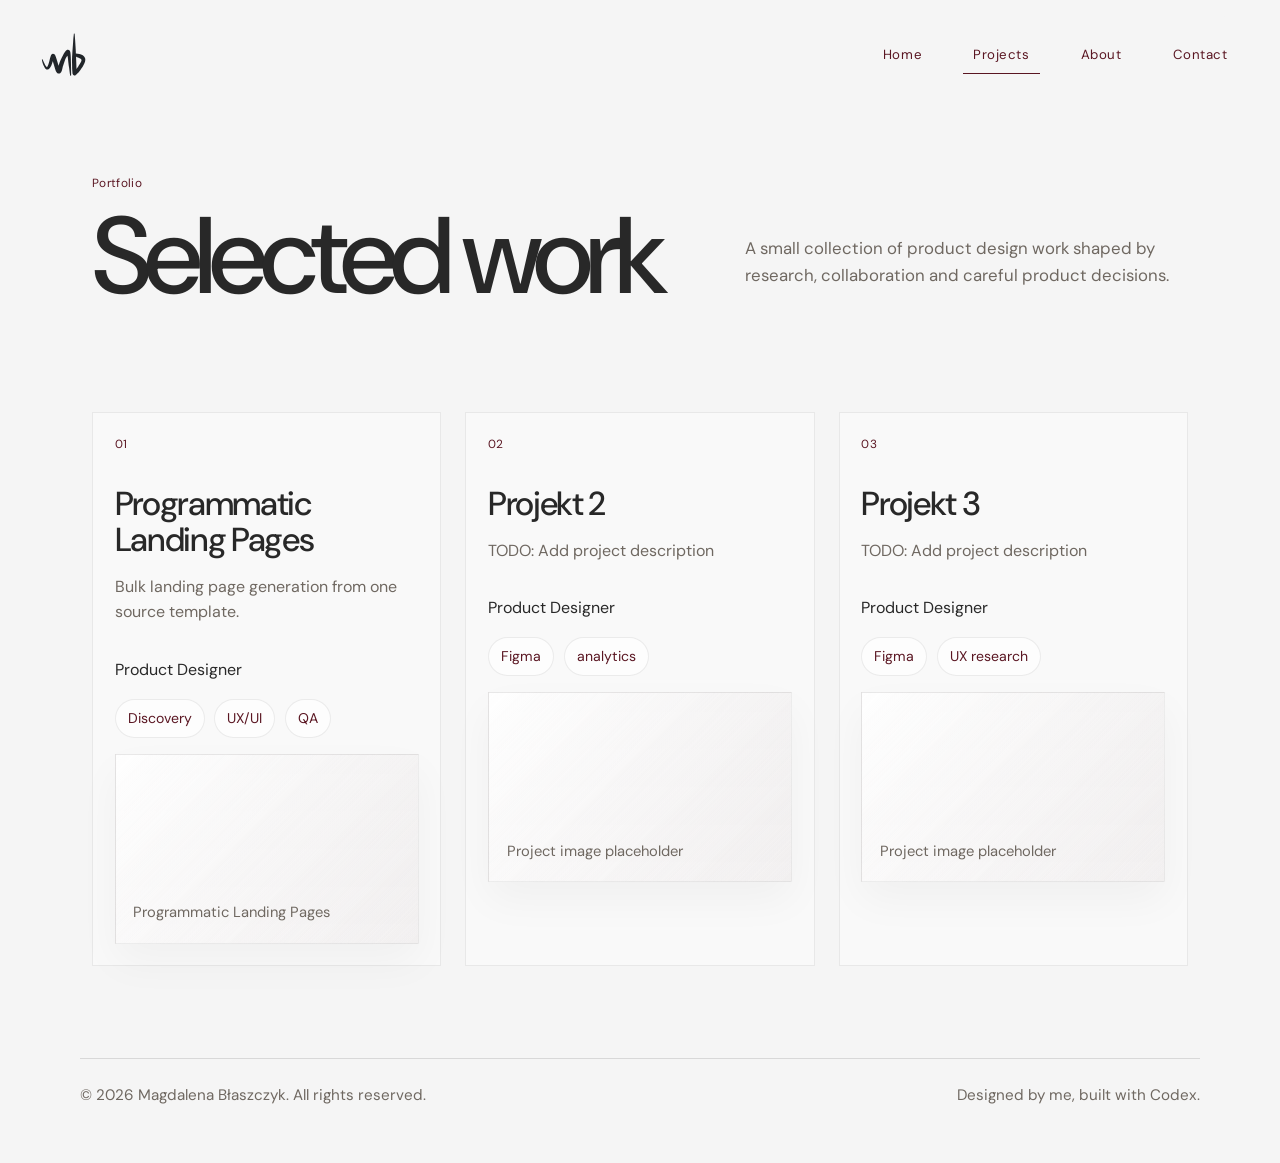
<file: projects.html>
<!DOCTYPE html>
<html lang="en">
  <head>
    <meta charset="UTF-8" />
    <meta name="viewport" content="width=device-width, initial-scale=1.0" />
    <title>Selected work | Magdalena Błaszczyk</title>
    <meta
      name="description"
      content="Selected product design work by Magdalena Błaszczyk."
    />
    <link rel="preconnect" href="https://fonts.googleapis.com" />
    <link rel="preconnect" href="https://fonts.gstatic.com" crossorigin />
    <link
      href="https://fonts.googleapis.com/css2?family=DM+Sans:wght@400;500;700&display=swap"
      rel="stylesheet"
    />
    <link
      href="https://cdn.jsdelivr.net/npm/bootstrap@5.3.3/dist/css/bootstrap.min.css"
      rel="stylesheet"
      integrity="sha384-QWTKZyjpPEjISv5WaRU9OFeRpok6YctnYmDr5pNlyT2bRjXh0JMhjY6hW+ALEwIH"
      crossorigin="anonymous"
    />
    <link rel="stylesheet" href="styles.css" />
  </head>
  <body data-page="projects">
    <header class="site-header" id="site-header">
      <div class="container">
        <div class="header-shell">
          <a class="brand-mark" href="index.html" aria-label="Go to home page">
            <!-- TODO: Replace assets/logo.svg with your own final logo file if needed. -->
            <img
              src="assets/logo.svg"
              alt="Magdalena Błaszczyk logo"
              class="brand-logo"
              onerror="this.replaceWith(Object.assign(document.createElement('span'), {className: 'brand-fallback', textContent: 'MB'}));"
            />
          </a>
          <button
            class="nav-toggle"
            type="button"
            aria-expanded="false"
            aria-controls="site-nav"
            aria-label="Open navigation"
          >
            <span></span>
            <span></span>
          </button>
          <nav class="site-nav" id="site-nav" aria-label="Primary">
            <a class="nav-link" href="index.html">Home</a>
            <a class="nav-link is-active" href="projects.html">Projects</a>
            <a class="nav-link" href="about.html">About</a>
            <a class="nav-link" href="index.html#contact">Contact</a>
          </nav>
        </div>
      </div>
    </header>

    <main id="main-content">
      <section class="section-space page-intro">
        <div class="container">
          <div class="row gy-4 align-items-end">
            <div class="col-lg-7">
              <p class="eyebrow reveal">Portfolio</p>
              <h1 class="page-title reveal">Selected work</h1>
            </div>
            <div class="col-lg-5">
              <p class="page-intro-copy reveal">
                A small collection of product design work shaped by research,
                collaboration and careful product decisions.
              </p>
            </div>
          </div>
        </div>
      </section>

      <section class="section-space section-tight-top">
        <div class="container">
          <!-- TODO: Duplicate one of these project cards when you want to add more case studies. -->
          <div class="project-grid">
            <article class="project-card reveal glass-card">
              <a href="projects/programmatic-landing-pages/index.html" class="project-card-link">
                <p class="project-number">01</p>
                <h2>Programmatic Landing Pages</h2>
                <p>Bulk landing page generation from one source template.</p>
                <p class="project-tag-line">Product Designer</p>
                <div class="tag-list">
                  <span>Discovery</span>
                  <span>UX/UI</span>
                  <span>QA</span>
                </div>
                <div class="project-image-placeholder" aria-hidden="true">
                  <span>Programmatic Landing Pages</span>
                </div>
              </a>
            </article>

            <!-- TODO: Replace text and imagery with your real project details. -->
            <article class="project-card reveal glass-card">
              <a href="project-detail.html" class="project-card-link">
                <p class="project-number">02</p>
                <h2>Projekt 2</h2>
                <p>TODO: Add project description</p>
                <p class="project-tag-line">Product Designer</p>
                <div class="tag-list">
                  <span>Figma</span>
                  <span>analytics</span>
                </div>
                <div class="project-image-placeholder" aria-hidden="true">
                  <span>Project image placeholder</span>
                </div>
              </a>
            </article>

            <!-- TODO: Replace text and imagery with your real project details. -->
            <article class="project-card reveal glass-card">
              <a href="project-detail.html" class="project-card-link">
                <p class="project-number">03</p>
                <h2>Projekt 3</h2>
                <p>TODO: Add project description</p>
                <p class="project-tag-line">Product Designer</p>
                <div class="tag-list">
                  <span>Figma</span>
                  <span>UX research</span>
                </div>
                <div class="project-image-placeholder" aria-hidden="true">
                  <span>Project image placeholder</span>
                </div>
              </a>
            </article>
          </div>
        </div>
      </section>
    </main>

    <footer class="site-footer">
      <div class="container footer-shell">
        <p>© 2026 Magdalena Błaszczyk. All rights reserved.</p>
        <p>Designed by me, built with Codex.</p>
      </div>
    </footer>

    <script src="script.js"></script>
  </body>
</html>
</file>
<file: styles.css>
:root {
  --bg: #f5f5f5;
  --bg-soft: #fafafa;
  --surface: rgba(255, 255, 255, 0.84);
  --surface-strong: rgba(255, 255, 255, 0.94);
  --text: #282828;
  --muted: #6f6861;
  --line: rgba(30, 29, 27, 0.13);
  --line-soft: rgba(30, 29, 27, 0.08);
  --accent: #5a1622;
  --accent-soft: rgba(90, 22, 34, 0.08);
  --shadow: 0 18px 40px rgba(30, 29, 27, 0.04);
  --radius: 6px;
  --radius-sm: 6px;
  --container: 1120px;
  --header-container: 1260px;
  --header-height: 88px;
  --transition: 220ms ease;
}

*,
*::before,
*::after {
  box-sizing: border-box;
}

html {
  scroll-behavior: smooth;
}

body {
  margin: 0;
  font-family: "DM Sans", Inter, "Helvetica Neue", Arial, sans-serif;
  background: var(--bg);
  color: var(--text);
  line-height: 1.6;
  text-rendering: optimizeLegibility;
  min-height: 100vh;
  position: relative;
}

body::before {
  content: "";
  position: fixed;
  inset: 0;
  pointer-events: none;
  opacity: 0.045;
  background-image:
    radial-gradient(circle at 20% 20%, rgba(30, 29, 27, 0.06) 0.55px, transparent 0.8px),
    radial-gradient(circle at 50% 50%, rgba(30, 29, 27, 0.02) 0.35px, transparent 0.68px);
  background-size: 18px 18px, 22px 22px;
}

body.nav-open {
  overflow: hidden;
}

img {
  max-width: 100%;
  display: block;
}

a,
button {
  transition:
    color var(--transition),
    background-color var(--transition),
    border-color var(--transition),
    transform var(--transition),
    box-shadow var(--transition),
    opacity var(--transition);
}

a {
  color: inherit;
  text-decoration: none;
}

a:hover {
  color: var(--accent);
}

button {
  font: inherit;
  cursor: pointer;
}

a:focus-visible,
button:focus-visible {
  outline: 2px solid var(--accent);
  outline-offset: 4px;
}

.container {
  max-width: var(--container);
}

.site-header .container {
  max-width: var(--header-container);
}

.section-space {
  padding: 5.75rem 0;
}

.section-tight-top {
  padding-top: 1rem;
}

.site-header {
  position: sticky;
  top: 0;
  z-index: 30;
  padding: 1rem 0;
}

.header-shell {
  display: flex;
  align-items: center;
  justify-content: space-between;
  gap: 1rem;
  padding: 0.68rem 1.15rem 0.68rem 0.85rem;
  background: transparent;
  backdrop-filter: blur(0);
  -webkit-backdrop-filter: blur(0);
  border: 2px solid transparent;
  border-radius: 100px;
  box-shadow: none;
  min-height: 72px;
  transition:
    background-color var(--transition),
    backdrop-filter var(--transition),
    border-color var(--transition),
    box-shadow var(--transition),
    min-height var(--transition),
    padding var(--transition);
}

.site-header.is-scrolled .header-shell,
.site-header.is-open .header-shell {
  background: rgba(255, 255, 255, 0.85);
  backdrop-filter: blur(12px);
  -webkit-backdrop-filter: blur(12px);
  border-color: rgba(255, 255, 255, 0.15);
  box-shadow: 0 14px 34px rgba(30, 29, 27, 0.05);
  min-height: 64px;
  padding-top: 0.5rem;
  padding-bottom: 0.5rem;
}

.brand-mark {
  flex-shrink: 0;
}

.brand-logo,
.brand-fallback {
  width: 52px;
  height: 52px;
  border-radius: 12px;
}

.brand-fallback {
  display: inline-flex;
  align-items: center;
  justify-content: center;
  background: var(--surface-strong);
  border: 1px solid var(--line);
  color: var(--accent);
  font-weight: 700;
  letter-spacing: 0.06em;
}

.site-nav {
  display: flex;
  align-items: center;
  gap: 1.9rem;
}

.nav-link {
  position: relative;
  display: inline-flex;
  align-items: center;
  padding: 0.45rem 0.65rem;
  border-radius: 999px;
  color: var(--accent);
  text-transform: none;
  letter-spacing: 0.04em;
  font-size: 0.83rem;
  line-height: 1;
  transition:
    color var(--transition),
    background-color var(--transition);
}

.nav-link::after {
  content: "";
  position: absolute;
  left: 0;
  bottom: -0.32rem;
  width: 100%;
  height: 1px;
  background: currentColor;
  transform: scaleX(0);
  transform-origin: left center;
  transition: transform 220ms ease;
}

.nav-link.is-active,
.nav-link:hover,
.nav-link:focus-visible {
  color: var(--accent);
}

.nav-link.is-active::after,
.nav-link:hover::after,
.nav-link:focus-visible::after {
  transform: scaleX(1);
}

.nav-toggle {
  display: none;
  width: 52px;
  height: 52px;
  border-radius: 50%;
  border: 1px solid var(--line);
  background: transparent;
  padding: 0;
  align-items: center;
  justify-content: center;
  flex-direction: column;
  gap: 0.32rem;
}

.nav-toggle span {
  width: 18px;
  height: 1.5px;
  background: var(--text);
  display: block;
}

.hero-section {
  padding-top: 5rem;
  position: relative;
}

.hero-composition {
  display: grid;
  grid-template-columns: 1fr;
  gap: 0;
  align-items: start;
  position: relative;
  z-index: 1;
  min-height: 400px;
}

.hero-aside {
  min-width: 0;
  padding-top: 0.65rem;
  padding-left: 0;
}

.hero-subcontent {
  display: flex;
  flex-direction: column;
  gap: 1rem;
  margin-top: 2.15rem;
  min-width: 0;
}

.hero-meta-copy {
  margin: 0;
  max-width: 30.5rem;
  color: var(--muted);
  font-size: 0.95rem;
  line-height: 1.4;
  text-transform: none;
  letter-spacing: 0.02em;
}

.hero-bottom-row {
  display: flex;
  align-items: center;
  justify-content: space-between;
  gap: 2rem;
  width: 100%;
}

.hero-meta-links {
  display: flex;
  align-items: center;
  justify-content: flex-end;
  gap: 1.9rem;
}

.hero-meta-link {
  position: relative;
  display: inline-flex;
  align-items: center;
  gap: 0.35rem;
  color: var(--accent);
  text-transform: none;
  letter-spacing: 0.04em;
  font-size: 0.83rem;
  line-height: 1;
}

.hero-meta-link::after {
  content: "";
  position: absolute;
  left: 0;
  bottom: -0.32rem;
  width: 100%;
  height: 1px;
  background: currentColor;
  transform: scaleX(0);
  transform-origin: left center;
  transition: transform 220ms ease;
}

.hero-meta-link-icon {
  width: 0.78rem;
  height: 0.78rem;
  flex-shrink: 0;
  background-color: currentColor;
  -webkit-mask: url("data:image/svg+xml,%3Csvg xmlns='http://www.w3.org/2000/svg' viewBox='0 0 16 16'%3E%3Cpath fill='black' d='M4.75 11.25a.75.75 0 0 1 0-1.06l5.19-5.19H6.5a.75.75 0 0 1 0-1.5h5.25A.75.75 0 0 1 12.5 4.25V9.5a.75.75 0 0 1-1.5 0V6.06l-5.19 5.19a.75.75 0 0 1-1.06 0Z'/%3E%3C/svg%3E")
    center / contain no-repeat;
  mask: url("data:image/svg+xml,%3Csvg xmlns='http://www.w3.org/2000/svg' viewBox='0 0 16 16'%3E%3Cpath fill='black' d='M4.75 11.25a.75.75 0 0 1 0-1.06l5.19-5.19H6.5a.75.75 0 0 1 0-1.5h5.25A.75.75 0 0 1 12.5 4.25V9.5a.75.75 0 0 1-1.5 0V6.06l-5.19 5.19a.75.75 0 0 1-1.06 0Z'/%3E%3C/svg%3E")
    center / contain no-repeat;
}

.hero-meta-link-icon.is-download {
  -webkit-mask: url("data:image/svg+xml,%3Csvg xmlns='http://www.w3.org/2000/svg' viewBox='0 0 16 16'%3E%3Cpath fill='black' d='M8 2.75a.75.75 0 0 1 .75.75v5.69l1.72-1.72a.75.75 0 1 1 1.06 1.06l-3 3a.75.75 0 0 1-1.06 0l-3-3a.75.75 0 0 1 1.06-1.06l1.72 1.72V3.5A.75.75 0 0 1 8 2.75ZM3.5 12.25a.75.75 0 0 1 .75.75v.25h7.5V13a.75.75 0 0 1 1.5 0v.75a1 1 0 0 1-1 1h-8.5a1 1 0 0 1-1-1V13a.75.75 0 0 1 .75-.75Z'/%3E%3C/svg%3E")
    center / contain no-repeat;
  mask: url("data:image/svg+xml,%3Csvg xmlns='http://www.w3.org/2000/svg' viewBox='0 0 16 16'%3E%3Cpath fill='black' d='M8 2.75a.75.75 0 0 1 .75.75v5.69l1.72-1.72a.75.75 0 1 1 1.06 1.06l-3 3a.75.75 0 0 1-1.06 0l-3-3a.75.75 0 0 1 1.06-1.06l1.72 1.72V3.5A.75.75 0 0 1 8 2.75ZM3.5 12.25a.75.75 0 0 1 .75.75v.25h7.5V13a.75.75 0 0 1 1.5 0v.75a1 1 0 0 1-1 1h-8.5a1 1 0 0 1-1-1V13a.75.75 0 0 1 .75-.75Z'/%3E%3C/svg%3E")
    center / contain no-repeat;
}

.hero-meta-link:hover,
.hero-meta-link:focus-visible {
  color: var(--accent);
}

.hero-meta-link:hover::after,
.hero-meta-link:focus-visible::after {
  transform: scaleX(1);
}

.eyebrow,
.label,
.project-number,
.timeline-years,
.back-link,
.section-link a,
.project-record-label {
  color: var(--accent);
  text-transform: none;
  letter-spacing: 0.03em;
  font-size: 0.74rem;
}

.hero-title,
.page-title {
  font-size: clamp(4.1rem, 8.5vw, 8.1rem);
  line-height: 0.88;
  letter-spacing: -0.065em;
  margin: 0;
  max-width: 8.5ch;
}

.hero-title {
  position: relative;
  display: inline-block;
  max-width: none;
  overflow: visible;
}

.hero-title-animated {
  max-width: none;
  display: inline-block;
  position: relative;
  z-index: 1;
  font-size: clamp(4.45rem, 8.5vw, 7.35rem);
  line-height: 1.02;
  white-space: nowrap;
  padding-right: 0.22em;
  padding-bottom: 0.12em;
  animation: heroRevealSlide 900ms cubic-bezier(0.22, 1, 0.36, 1) 120ms both;
}

.hero-title-hover-target {
  display: inline-flex;
  align-items: center;
  gap: 0;
  cursor: default;
}

.hero-title-text {
  display: block;
}

.hero-name-hover {
  position: relative;
  display: inline-block;
  margin-left: 0.19em;
  padding-right: 0.18em;
  cursor: default;
  overflow: visible;
  vertical-align: baseline;
}

.hero-name-image {
  display: block;
  width: 260px;
  height: auto;
  object-fit: contain;
  transform: translateY(0.15em);
  user-select: none;
  -webkit-user-drag: none;
}

.hero-name-star {
  position: absolute;
  top: 0.3em;
  right: 0.04em;
  width: 0.2em;
  height: 0.2em;
  transform: translate(48%, -20%);
  transform-origin: 50% 50%;
  opacity: 0.92;
  pointer-events: none;
  animation: heroStarSpin 10s linear infinite;
}

.hero-name-tooltip {
  display: none;
}

.hero-name-tooltip-floating {
  position: fixed;
  left: 0;
  top: 0;
  z-index: 50;
  display: grid;
  gap: 0.28rem;
  width: max-content;
  max-width: none;
  padding: 0.85rem 1rem 0.9rem;
  background: rgba(255, 255, 255, 0.85);
  color: var(--text);
  font-size: 0.88rem;
  line-height: 1.4;
  letter-spacing: -0.012em;
  white-space: nowrap;
  border-radius: 12px;
  box-shadow: 0 14px 34px rgba(30, 29, 27, 0.05);
  border: 2px solid rgba(255, 255, 255, 0.15);
  opacity: 0;
  visibility: hidden;
  transition:
    opacity 180ms ease,
    visibility 180ms ease;
  pointer-events: none;
  backdrop-filter: blur(12px);
  -webkit-backdrop-filter: blur(12px);
}

.hero-name-tooltip-floating span:first-child {
  color: var(--text);
}

.hero-name-tooltip-floating span:last-child {
  color: var(--accent);
}

.hero-name-tooltip-floating.is-active {
  opacity: 1;
  visibility: visible;
}

.hero-name-tooltip-floating-single {
  display: inline-flex;
  align-items: center;
  gap: 0;
  padding: 0.7rem 0.9rem 0.76rem;
  line-height: 1;
}

.hero-aside-copy {
  margin: 1.4rem 0 0;
  max-width: 38rem;
  color: var(--muted);
  font-size: 0.98rem;
  line-height: 1.42;
}

.hero-experience {
  margin: 0;
  color: var(--accent);
  text-transform: none;
  letter-spacing: 0.04em;
  font-size: 0.95rem;
  line-height: 1;
}

.hero-experience strong {
  font-weight: 700;
}

.project-record-meta p,
.project-facts p {
  margin: 0;
  color: var(--muted);
}

.project-record-meta span,
.project-facts span {
  display: block;
  margin-bottom: 0.25rem;
  color: var(--accent);
  text-transform: none;
  letter-spacing: 0.03em;
  font-size: 0.72rem;
}

.hero-copy,
.page-intro-copy,
.about-preview,
.case-study-block,
.about-block {
  font-size: 1.05rem;
}

.hero-copy p,
.page-intro-copy,
.about-preview > p,
.case-study-block p,
.about-block p {
  color: var(--muted);
}

.hero-links,
.contact-actions,
.contact-cta {
  display: flex;
  flex-wrap: wrap;
  gap: 1rem 1.4rem;
  margin-top: 1.6rem;
}

.text-link,
.back-link,
.next-project a,
.section-link a {
  display: inline-flex;
  align-items: center;
  gap: 0.4rem;
  color: var(--text);
}

.text-link::after,
.back-link::after,
.next-project a::after,
.section-link a::after {
  content: "";
  width: 0.82rem;
  height: 0.82rem;
  flex-shrink: 0;
  background-color: var(--accent);
  -webkit-mask: url("data:image/svg+xml,%3Csvg xmlns='http://www.w3.org/2000/svg' viewBox='0 0 16 16'%3E%3Cpath fill='black' d='M4.75 11.25a.75.75 0 0 1 0-1.06l5.19-5.19H6.5a.75.75 0 0 1 0-1.5h5.25A.75.75 0 0 1 12.5 4.25V9.5a.75.75 0 0 1-1.5 0V6.06l-5.19 5.19a.75.75 0 0 1-1.06 0Z'/%3E%3C/svg%3E")
    center / contain no-repeat;
  mask: url("data:image/svg+xml,%3Csvg xmlns='http://www.w3.org/2000/svg' viewBox='0 0 16 16'%3E%3Cpath fill='black' d='M4.75 11.25a.75.75 0 0 1 0-1.06l5.19-5.19H6.5a.75.75 0 0 1 0-1.5h5.25A.75.75 0 0 1 12.5 4.25V9.5a.75.75 0 0 1-1.5 0V6.06l-5.19 5.19a.75.75 0 0 1-1.06 0Z'/%3E%3C/svg%3E")
    center / contain no-repeat;
  transform: translateY(-1px);
}

.button-link {
  display: inline-flex;
  align-items: center;
  justify-content: center;
  min-height: 50px;
  padding: 0.9rem 1.35rem;
  border-radius: 999px;
  border: 1px solid var(--line);
}

.button-link-primary {
  background: var(--accent);
  color: #f8f4f0;
  border-color: var(--accent);
}

.button-link-primary:hover {
  color: #f8f4f0;
  transform: translateY(-1px);
}

.button-link-secondary {
  background: rgba(255, 251, 247, 0.55);
  color: var(--text);
}

.button-link-secondary:hover {
  background: rgba(255, 251, 247, 0.82);
}

.section-heading {
  margin-bottom: 3rem;
}

.section-heading h2,
.contact-intro h2 {
  font-size: clamp(2.25rem, 4vw, 3.25rem);
  line-height: 1.02;
  letter-spacing: -0.05em;
  margin: 0.35rem 0 0;
  max-width: 14ch;
}

.section-project-archive {
  padding-top: 2rem;
}

.project-archive-grid {
  display: grid;
  grid-template-columns: repeat(2, minmax(0, 1fr));
  gap: 2rem 1.5rem;
}

.archive-project {
  min-width: 0;
}

.archive-project-visual {
  position: relative;
  display: block;
  overflow: hidden;
  border: 1px solid rgba(30, 29, 27, 0.08);
  background: #e9e7ec;
  aspect-ratio: 1.22 / 1;
  border-radius: 1.2rem;
}

.archive-project-visual::before {
  content: "";
  position: absolute;
  inset: 0;
  transition:
    transform 320ms ease,
    filter 320ms ease,
    opacity 320ms ease;
}

.archive-project-visual::after {
  content: "";
  position: absolute;
  inset: 0;
  background: rgba(255, 255, 255, 0.1);
  opacity: 0;
  transition: opacity 320ms ease;
}

.archive-project-visual:hover::before,
.archive-project-visual:focus-visible::before {
  transform: scale(1.02);
  filter: saturate(1.04);
}

.archive-project-visual:hover::after,
.archive-project-visual:focus-visible::after {
  opacity: 1;
}

.archive-project-visual-one::before {
  background:
    radial-gradient(52% 58% at 78% 18%, rgba(198, 187, 233, 0.84) 0%, rgba(198, 187, 233, 0) 72%),
    radial-gradient(44% 56% at 12% 88%, rgba(207, 172, 224, 0.7) 0%, rgba(207, 172, 224, 0) 75%),
    linear-gradient(140deg, #e9aa47 0%, #f2b259 34%, #ef9b46 72%, #f2a451 100%);
}

.archive-project-visual-two::before {
  background:
    radial-gradient(38% 24% at 84% 50%, rgba(255, 255, 255, 0.65) 0%, rgba(255, 255, 255, 0) 70%),
    linear-gradient(180deg, #efedf3 0%, #e9e7ef 100%);
}

.archive-project:nth-child(2) .archive-project-visual {
  aspect-ratio: 1.1 / 1;
}

.archive-project:nth-child(3) {
  margin-top: -3.2rem;
}

.archive-project-visual-three::before {
  background:
    radial-gradient(44% 60% at 36% 74%, rgba(38, 130, 248, 0.62) 0%, rgba(38, 130, 248, 0) 62%),
    radial-gradient(34% 30% at 44% 46%, rgba(16, 35, 81, 0.7) 0%, rgba(16, 35, 81, 0) 74%),
    linear-gradient(180deg, #020510 0%, #08142d 45%, #0c244f 100%);
}

.archive-project-visual-four::before {
  background:
    radial-gradient(20% 20% at 78% 44%, rgba(57, 127, 230, 0.26) 0%, rgba(57, 127, 230, 0) 100%),
    linear-gradient(180deg, #1f4589 0%, #1f4382 100%);
}

.archive-project-image-copy {
  position: absolute;
  inset: 50% auto auto 50%;
  transform: translate(-50%, -50%);
  z-index: 1;
  color: rgba(255, 255, 255, 0.92);
  font-size: clamp(2.4rem, 4vw, 3.5rem);
  line-height: 1;
  letter-spacing: -0.05em;
  text-align: center;
}

.archive-project-meta {
  display: flex;
  align-items: flex-start;
  justify-content: space-between;
  gap: 1.5rem;
  padding-top: 0.8rem;
}

.archive-project-copy {
  min-width: 0;
}

.archive-project-title {
  margin: 0;
  font-size: 1.02rem;
  line-height: 1.25;
  letter-spacing: -0.02em;
}

.archive-project-title a:hover {
  color: var(--text);
}

.archive-project-description {
  margin: 0.25rem 0 0;
  color: var(--muted);
  font-size: 0.95rem;
  line-height: 1.35;
}

.archive-project-link {
  flex-shrink: 0;
  margin-top: 0.05rem;
}

.archive-projects-more {
  margin-top: 2.75rem;
}

.project-featured-list {
  display: grid;
  gap: 4rem;
}

.project-feature {
  display: grid;
  gap: 2rem;
  align-items: center;
  padding-top: 2rem;
  border-top: 1px solid var(--line);
  position: relative;
}

.project-feature::before {
  content: "";
  position: absolute;
  left: 0;
  top: 2rem;
  width: 24px;
  height: 1px;
  background: rgba(90, 22, 34, 0.6);
}

.project-feature-one {
  grid-template-columns: minmax(0, 0.84fr) minmax(0, 1.16fr);
}

.project-feature-two {
  grid-template-columns: minmax(0, 1.02fr) minmax(0, 0.82fr);
}

.project-feature-three {
  grid-template-columns: minmax(0, 0.9fr) minmax(0, 1.1fr);
}

.project-feature-copy {
  min-width: 0;
}

.project-heading-row {
  display: grid;
  grid-template-columns: auto 1fr;
  gap: 1.1rem;
  align-items: start;
}

.project-index-number {
  font-size: clamp(2rem, 4vw, 3.6rem);
  line-height: 0.9;
  letter-spacing: -0.06em;
  color: rgba(90, 22, 34, 0.56);
  margin: 0.2rem 0 0;
}

.project-title {
  font-size: clamp(1.9rem, 3vw, 2.75rem);
  line-height: 1;
  letter-spacing: -0.05em;
  margin: 0;
}

.project-description,
.project-card p:not(.project-number):not(.project-tag-line) {
  color: var(--muted);
}

.project-description {
  margin: 0.8rem 0 0;
  max-width: 31rem;
  font-size: 1rem;
}

.project-record-meta {
  display: grid;
  grid-template-columns: repeat(2, minmax(0, 1fr));
  gap: 0.85rem 1.5rem;
  margin: 1.8rem 0 1.3rem;
  max-width: 30rem;
}

.section-link {
  margin-top: 2.4rem;
}

.project-visual {
  display: block;
}

.project-visual-wide .project-image-placeholder {
  aspect-ratio: 16 / 10;
}

.project-visual-tall .project-image-placeholder {
  aspect-ratio: 5 / 6.2;
}

.project-visual-medium .project-image-placeholder {
  aspect-ratio: 4 / 3;
}

.about-snapshot {
  padding-top: 0;
}

.snapshot-heading {
  margin-bottom: 2rem;
}

.snapshot-columns {
  display: grid;
  grid-template-columns: repeat(2, minmax(0, 1fr));
  gap: 1.5rem;
  margin-bottom: 1.7rem;
}

.snapshot-card {
  padding: 1.55rem 1.7rem;
  border-radius: 1.2rem;
  background: #f0f0f0;
}

.snapshot-card-title {
  margin: 0;
  font-size: 1rem;
  line-height: 1.3;
}

.snapshot-value p {
  margin: 0;
}

.snapshot-list {
  display: grid;
  gap: 1.2rem;
  margin-top: 1rem;
}

.snapshot-entry-title {
  color: var(--text);
  font-weight: 700;
}

.snapshot-entry p:not(.snapshot-entry-title) {
  color: var(--muted);
}

.snapshot-entry p + p {
  margin-top: 0.2rem;
}

.snapshot-value p:last-child,
.snapshot-tools-copy p:last-child {
  color: var(--muted);
}

.snapshot-tools-row {
  display: flex;
  align-items: flex-start;
  justify-content: space-between;
  gap: 1.5rem;
}

.snapshot-tools-copy {
  display: grid;
  grid-template-columns: minmax(5.5rem, auto) minmax(0, 1fr);
  gap: 1.15rem;
  min-width: 0;
}

.snapshot-tools-copy p {
  margin: 0;
}

.info-grid {
  display: grid;
  grid-template-columns: repeat(2, minmax(0, 1fr));
  gap: 1.75rem;
  margin: 2rem 0;
}

.contact-section {
  padding-top: 0;
}

.contact-intro {
  margin-bottom: 2rem;
}

.contact-grid {
  display: grid;
  grid-template-columns: minmax(0, 1.35fr) minmax(12rem, 0.58fr);
  gap: 2rem;
  align-items: start;
}

.contact-primary {
  min-width: 0;
}

.contact-email {
  font-size: clamp(1.7rem, 3.7vw, 2.85rem);
  letter-spacing: -0.07em;
  line-height: 0.96;
  margin: 0;
}

.contact-email-row {
  display: flex;
  align-items: center;
  gap: 0.9rem;
  flex-wrap: wrap;
}

.contact-email-link {
  position: relative;
}

.contact-email-link:hover,
.contact-email-link:focus-visible {
  color: var(--accent);
}

.contact-copy-wrap {
  position: relative;
  display: inline-flex;
  align-items: center;
}

.contact-copy-icon {
  display: inline-flex;
  align-items: center;
  justify-content: center;
  width: 3rem;
  height: 3rem;
  padding: 0;
  border: 0;
  border-radius: 999px;
  background: transparent;
  color: var(--text);
}

.contact-copy-icon svg {
  width: 1.35rem;
  height: 1.35rem;
  fill: none;
  stroke: currentColor;
  stroke-width: 1.8;
  stroke-linecap: round;
  stroke-linejoin: round;
}

.contact-copy-icon:hover,
.contact-copy-icon:focus-visible {
  color: var(--accent);
}

.contact-links {
  display: flex;
  flex-wrap: wrap;
  align-items: center;
  gap: 1rem;
  justify-items: start;
  padding-top: 0.25rem;
}

.contact-side-link {
  font-size: 0.83rem;
}

.copy-feedback {
  position: absolute;
  left: 50%;
  bottom: calc(100% + 0.65rem);
  margin: 0;
  padding: 0.5rem 0.8rem;
  border-radius: 999px;
  background: rgba(255, 255, 255, 0.85);
  border: 2px solid rgba(255, 255, 255, 0.15);
  backdrop-filter: blur(12px);
  -webkit-backdrop-filter: blur(12px);
  box-shadow: 0 14px 34px rgba(30, 29, 27, 0.05);
  color: var(--text);
  font-size: 0.88rem;
  line-height: 1;
  white-space: nowrap;
  opacity: 0;
  pointer-events: none;
  transform: translateX(-50%) translateY(8px);
  transition:
    opacity 180ms ease,
    transform 180ms ease;
}

.copy-feedback.is-visible {
  opacity: 1;
  transform: translateX(-50%) translateY(0);
}

.copy-feedback.is-success {
  color: #2f7d4a;
}

.footer-shell {
  display: flex;
  flex-wrap: wrap;
  justify-content: space-between;
  gap: 1rem;
  padding: 1.5rem 0 2.5rem;
  border-top: 1px solid var(--line);
  color: var(--muted);
  font-size: 0.95rem;
}

.page-intro {
  padding-top: 4rem;
}

.project-grid {
  display: grid;
  grid-template-columns: repeat(3, minmax(0, 1fr));
  gap: 1.5rem;
}

.project-card {
  padding: 1.35rem;
  border: 1px solid rgba(30, 29, 27, 0.08);
  background: rgba(255, 255, 255, 0.42);
}

.project-card-link {
  display: grid;
  gap: 1rem;
}

.project-card h2,
.case-study-block h2,
.about-block h2 {
  font-size: clamp(1.45rem, 2.6vw, 2.3rem);
  line-height: 1.08;
  letter-spacing: -0.04em;
  margin: 0;
}

.project-tag-line {
  color: var(--text);
  margin: 0;
}

.tag-list {
  display: flex;
  flex-wrap: wrap;
  gap: 0.6rem;
}

.tag-list span {
  display: inline-flex;
  align-items: center;
  min-height: 34px;
  padding: 0.45rem 0.75rem;
  border-radius: 999px;
  color: var(--accent);
  background: rgba(255, 255, 255, 0.56);
  border: 1px solid rgba(30, 29, 27, 0.08);
  font-size: 0.88rem;
}

.back-link {
  margin-bottom: 1.5rem;
}

.case-study-hero figcaption {
  margin-top: 0.85rem;
  color: var(--muted);
  font-size: 0.95rem;
}

.project-image-placeholder {
  aspect-ratio: 16 / 10;
  border: 1px solid rgba(30, 29, 27, 0.08);
  background:
    linear-gradient(135deg, rgba(255, 255, 255, 0.9), rgba(90, 22, 34, 0.03)),
    linear-gradient(180deg, rgba(30, 29, 27, 0.03), rgba(30, 29, 27, 0.01));
  display: flex;
  align-items: flex-end;
  justify-content: flex-start;
  padding: 1.1rem;
  color: var(--muted);
  font-size: 0.92rem;
  box-shadow: var(--shadow);
}

.project-image-large {
  min-height: 28rem;
}

.case-study-layout,
.about-layout {
  display: grid;
  gap: 2rem;
}

.case-study-block,
.about-block {
  max-width: 46rem;
  padding-top: 1.4rem;
  border-top: 1px solid var(--line);
}

.case-study-gallery {
  display: grid;
  grid-template-columns: repeat(2, minmax(0, 1fr));
  gap: 1.25rem;
}

.project-page-hero {
  padding-bottom: 3rem;
}

.project-page-kicker {
  margin: 0 0 0.85rem;
  color: var(--muted);
  font-size: 0.95rem;
}

.project-page-title {
  max-width: 10ch;
  margin-bottom: 6.2rem;
  font-size: clamp(3.2rem, 7.1vw, 6rem);
  line-height: 0.92;
}

.project-page-summary-panel {
  margin-top: -3rem;
  margin-bottom: 4.2rem;
  padding: 1.7rem 1.9rem;
  border-radius: 1.2rem;
  background: transparent;
  border: 1px solid rgba(30, 29, 27, 0.08);
}

.project-page-summary-panel-label {
  margin: 0 0 0.55rem;
  color: var(--text);
  font-size: 0.98rem;
  line-height: 1.5;
  letter-spacing: 0.03em;
  font-weight: 700;
}

.project-page-summary-panel-text {
  margin: 0;
  max-width: 58rem;
  color: var(--text);
  font-size: 1rem;
  line-height: 1.55;
}

.project-page-intro-grid {
  display: grid;
  grid-template-columns: minmax(17rem, 0.9fr) minmax(0, 1.1fr);
  gap: 2.8rem;
  align-items: start;
}

.project-page-meta-card {
  padding: 1.9rem 2rem;
  border-radius: 1.2rem;
  background: #f0f0f0;
  border: 0;
}

.project-page-meta-row {
  display: grid;
  grid-template-columns: minmax(5.4rem, 0.34fr) minmax(0, 1fr);
  gap: 1.3rem;
  padding: 1rem 0;
  border-top: 1px solid rgba(30, 29, 27, 0.08);
}

.project-page-meta-row:first-child {
  padding-top: 0;
  border-top: 0;
}

.project-page-meta-row:last-child {
  padding-bottom: 0;
}

.project-page-meta-label {
  margin: 0;
  color: var(--muted);
  font-size: 0.98rem;
  line-height: 1.45;
  text-transform: none;
  letter-spacing: 0.03em;
}

.project-page-meta-value p {
  margin: 0;
}

.project-page-meta-value p + p {
  margin-top: 0.2rem;
}

.project-page-meta-scope {
  display: grid;
  grid-template-columns: repeat(2, minmax(0, 1fr));
  gap: 0.3rem 1rem;
}

.project-page-inline-link {
  display: inline-flex;
  align-items: center;
  gap: 0.35rem;
}

.project-page-inline-link::after {
  content: "";
  width: 0.82rem;
  height: 0.82rem;
  flex-shrink: 0;
  background-color: var(--accent);
  -webkit-mask: url("data:image/svg+xml,%3Csvg xmlns='http://www.w3.org/2000/svg' viewBox='0 0 16 16'%3E%3Cpath fill='black' d='M4.75 11.25a.75.75 0 0 1 0-1.06l5.19-5.19H6.5a.75.75 0 0 1 0-1.5h5.25A.75.75 0 0 1 12.5 4.25V9.5a.75.75 0 0 1-1.5 0V6.06l-5.19 5.19a.75.75 0 0 1-1.06 0Z'/%3E%3C/svg%3E")
    center / contain no-repeat;
  mask: url("data:image/svg+xml,%3Csvg xmlns='http://www.w3.org/2000/svg' viewBox='0 0 16 16'%3E%3Cpath fill='black' d='M4.75 11.25a.75.75 0 0 1 0-1.06l5.19-5.19H6.5a.75.75 0 0 1 0-1.5h5.25A.75.75 0 0 1 12.5 4.25V9.5a.75.75 0 0 1-1.5 0V6.06l-5.19 5.19a.75.75 0 0 1-1.06 0Z'/%3E%3C/svg%3E")
    center / contain no-repeat;
}

.project-page-summary {
  display: grid;
  gap: 2.1rem;
}

.project-page-summary-block h2,
.project-page-summary-note h2 {
  margin: 0 0 0.55rem;
  color: var(--text);
  font-size: 0.98rem;
  line-height: 1.5;
  text-transform: none;
  letter-spacing: 0.03em;
  font-weight: 700;
}

.project-page-summary-block p,
.project-page-summary-note p {
  margin: 0;
  color: var(--muted);
  font-size: 0.98rem;
  line-height: 1.5;
}

.project-page-summary-note {
  margin-top: 2rem;
  margin-bottom: 4rem;
  padding-left: 1.2rem;
  border-left: 3px solid rgba(90, 22, 34, 0.9);
}

.project-page-visual-gallery-shell {
  display: grid;
  gap: 3rem;
  padding: 0;
  border: 0;
  background: transparent;
}

.project-page-screens-section .project-page-visual {
  margin-top: 1.6rem;
}

.project-page-screens-section + .project-page-visual {
  margin-top: 1.6rem;
}

.project-page-visual-card {
  padding: 4.8rem;
  border-radius: 1.2rem;
  background: #f0f0f0;
}

.project-page-visual-image {
  display: block;
  width: 100%;
  height: auto;
  border-radius: 1.2rem;
}

.project-page-visual-caption {
  margin: 1rem 0 0;
  color: var(--muted);
  font-size: 0.95rem;
  line-height: 1.45;
}

.project-page-visual figcaption {
  margin-top: 0.95rem;
  color: var(--muted);
  font-size: 0.95rem;
}

.project-page-split-section {
  display: grid;
  grid-template-columns: minmax(7rem, 0.19fr) minmax(0, 1fr);
  gap: 1.8rem;
  padding-top: 2.1rem;
  border-top: 1px solid rgba(30, 29, 27, 0.1);
}

.project-page-split-section:first-child {
  padding-top: 0;
  border-top: 0;
}

.project-page-split-section + .project-page-split-section {
  margin-top: 3.2rem;
}

.project-page-section-label {
  margin: 0.2rem 0 0;
  color: var(--muted);
  font-size: 0.83rem;
  line-height: 1.4;
  text-transform: none;
  letter-spacing: 0.03em;
}

.project-page-section-title {
  margin: 0;
  font-size: clamp(1.8rem, 3.7vw, 2.8rem);
  line-height: 0.98;
  letter-spacing: -0.065em;
}

.project-page-process-grid {
  display: grid;
  grid-template-columns: repeat(3, minmax(0, 1fr));
  gap: 1rem;
  margin-top: 1.6rem;
}

.project-page-process-card {
  padding: 1.2rem 1.25rem 1.35rem;
  border-radius: 1.2rem;
  background: #f0f0f0;
  border: 0;
}

.project-page-process-card h3 {
  margin: 0 0 0.65rem;
  color: var(--muted);
  font-size: 0.83rem;
  line-height: 1.4;
  text-transform: none;
  letter-spacing: 0.03em;
}

.project-page-process-card p {
  margin: 0;
  color: var(--muted);
  font-size: 0.98rem;
  line-height: 1.45;
}

.project-page-role-list {
  margin: 1.55rem 0 0;
  padding: 0;
  list-style: none;
  columns: 2;
  column-gap: 2rem;
}

.project-page-role-list li {
  break-inside: avoid;
  position: relative;
  margin: 0 0 0.9rem;
  padding-left: 1.15rem;
  color: var(--muted);
  font-size: 0.98rem;
  line-height: 1.45;
}

.project-page-role-list li::before {
  content: "";
  position: absolute;
  left: 0;
  top: 0.62rem;
  width: 0.38rem;
  height: 0.38rem;
  border-radius: 50%;
  background: rgba(90, 22, 34, 0.88);
}

.project-page-value-box {
  margin-top: 1.55rem;
  padding: 1.9rem 2rem;
  border-radius: 1.2rem;
  background: rgba(17, 17, 17, 1);
}

.project-page-value-box p {
  margin: 0;
  max-width: 48rem;
  color: rgba(255, 255, 255, 0.82);
  font-size: 1.05rem;
  line-height: 1.45;
}

.next-project {
  margin-top: 3rem;
  padding-top: 1.5rem;
  border-top: 1px solid var(--line);
}

.editorial-list {
  list-style: none;
  padding: 0;
  margin: 1rem 0 0;
  display: grid;
  gap: 0.75rem;
}

.editorial-list li,
.timeline-item p:last-child {
  color: var(--muted);
}

.timeline-item + .timeline-item {
  margin-top: 1.25rem;
}

.reveal {
  opacity: 0;
  transform: translateY(24px);
  transition:
    opacity 560ms ease,
    transform 560ms ease;
}

.reveal.is-visible {
  opacity: 1;
  transform: translateY(0);
}

@keyframes heroReveal {
  from {
    clip-path: inset(0 100% 0 0);
    opacity: 0.35;
  }

  to {
    clip-path: inset(0 0 0 0);
    opacity: 1;
  }
}

@keyframes heroRevealSlide {
  from {
    opacity: 0;
    transform: translateX(-28px);
  }

  to {
    opacity: 1;
    transform: translateX(0);
  }
}

@keyframes heroStarSpin {
  0% {
    transform: translate(48%, -20%) rotate(0deg);
  }

  100% {
    transform: translate(48%, -20%) rotate(360deg);
  }
}

@media (prefers-reduced-motion: reduce) {
  html {
    scroll-behavior: auto;
  }

  *,
  *::before,
  *::after {
    animation: none !important;
    transition: none !important;
  }

  .reveal {
    opacity: 1;
    transform: none;
  }

  .hero-title-animated {
    animation: none;
  }

  .hero-name-star {
    animation: none;
  }
}

@media (max-width: 991.98px) {
  .section-space {
    padding: 4.4rem 0;
  }

  .site-nav {
    position: absolute;
    left: 0;
    right: 0;
    top: calc(100% + 0.75rem);
    flex-direction: column;
    align-items: flex-start;
    gap: 1rem;
    padding: 1.1rem;
    border-radius: 24px;
    background: rgba(255, 255, 255, 0.85);
    border: 2px solid rgba(255, 255, 255, 0.15);
    backdrop-filter: blur(12px);
    -webkit-backdrop-filter: blur(12px);
    box-shadow: 0 25px 50px -12px rgba(0, 0, 0, 0.25);
    opacity: 0;
    pointer-events: none;
    transform: translateY(-8px);
  }

  .site-header.is-open .site-nav {
    opacity: 1;
    pointer-events: auto;
    transform: translateY(0);
  }

  .nav-toggle {
    display: inline-flex;
  }

  .hero-composition,
  .project-feature-one,
  .project-feature-two,
  .project-feature-three,
  .contact-grid,
  .project-grid,
  .case-study-gallery,
  .info-grid,
  .snapshot-columns {
    grid-template-columns: 1fr;
  }

  .hero-composition {
    min-height: auto;
    gap: 2.25rem;
  }

  .project-archive-grid {
    grid-template-columns: 1fr;
    gap: 2rem;
  }

  .snapshot-tools-copy,
  .snapshot-tools-row {
    grid-template-columns: 1fr;
    flex-direction: column;
  }

  .contact-email-row {
    align-items: flex-start;
  }

  .copy-feedback {
    left: 50%;
    bottom: calc(100% + 0.55rem);
    transform: translateX(-50%) translateY(8px);
  }

  .copy-feedback.is-visible {
    transform: translateX(-50%) translateY(0);
  }

  .project-page-intro-grid,
  .project-page-split-section,
  .project-page-visual-frame {
    grid-template-columns: 1fr;
  }

  .project-page-split-section {
    gap: 1rem;
  }

  .project-page-process-grid {
    grid-template-columns: 1fr;
  }

  .project-page-role-list {
    columns: 1;
  }

  .project-page-browser-bar {
    flex-wrap: wrap;
  }

  .project-page-browser-bar p:last-child {
    margin-left: 0;
  }

  .project-page-visual-sidebar {
    border-right: 0;
    border-bottom: 1px solid rgba(30, 29, 27, 0.08);
  }

  .archive-project-meta,
  .hero-bottom-row {
    flex-direction: column;
    align-items: flex-start;
  }

  .archive-project-link {
    margin-top: 0.1rem;
  }

  .hero-aside {
    padding-top: 2rem;
    padding-left: 0;
  }

  .hero-subcontent {
    margin-top: 0.35rem;
    gap: 0.9rem;
  }

  .hero-meta-copy {
    max-width: 24rem;
  }

  .hero-bottom-row,
  .hero-meta-links {
    justify-content: flex-start;
    flex-wrap: wrap;
    gap: 1.4rem;
  }

  .hero-display {
    padding-top: 0;
  }

  .hero-display .hero-title {
    white-space: normal;
  }

  .project-record-meta {
    grid-template-columns: 1fr;
  }
}

@media (max-width: 767.98px) {
  .site-header {
    padding: 0.75rem 0;
  }

  .header-shell {
    min-height: 76px;
  }

  .hero-section,
  .page-intro {
    padding-top: 2.35rem;
  }

  .hero-title,
  .page-title {
    font-size: clamp(3.1rem, 15vw, 4.9rem);
    max-width: 100%;
  }

  .hero-title-animated {
    white-space: normal;
    font-size: clamp(3.4rem, 13vw, 5.2rem);
  }

  .project-index-number {
    font-size: 2.2rem;
  }

  .project-heading-row {
    grid-template-columns: 1fr;
    gap: 0.45rem;
  }

  .contact-email {
    font-size: 1.8rem;
    overflow-wrap: anywhere;
  }

  .project-page-title,
  .project-page-section-title {
    max-width: 100%;
  }

  .project-page-meta-card,
  .project-page-visual-gallery-shell,
  .project-page-value-box {
    padding-left: 1.2rem;
    padding-right: 1.2rem;
  }

  .project-page-meta-row {
    grid-template-columns: 1fr;
    gap: 0.55rem;
  }

  .project-page-meta-scope {
    grid-template-columns: 1fr 1fr;
  }

  .project-page-visual-gallery-shell {
    gap: 1.2rem;
  }

  .project-page-visual-card {
    padding: 1.5rem;
    border-radius: 1.2rem;
  }

  .project-page-visual-image {
    border-radius: 1.2rem;
  }

  .footer-shell {
    flex-direction: column;
  }
}
</file>
